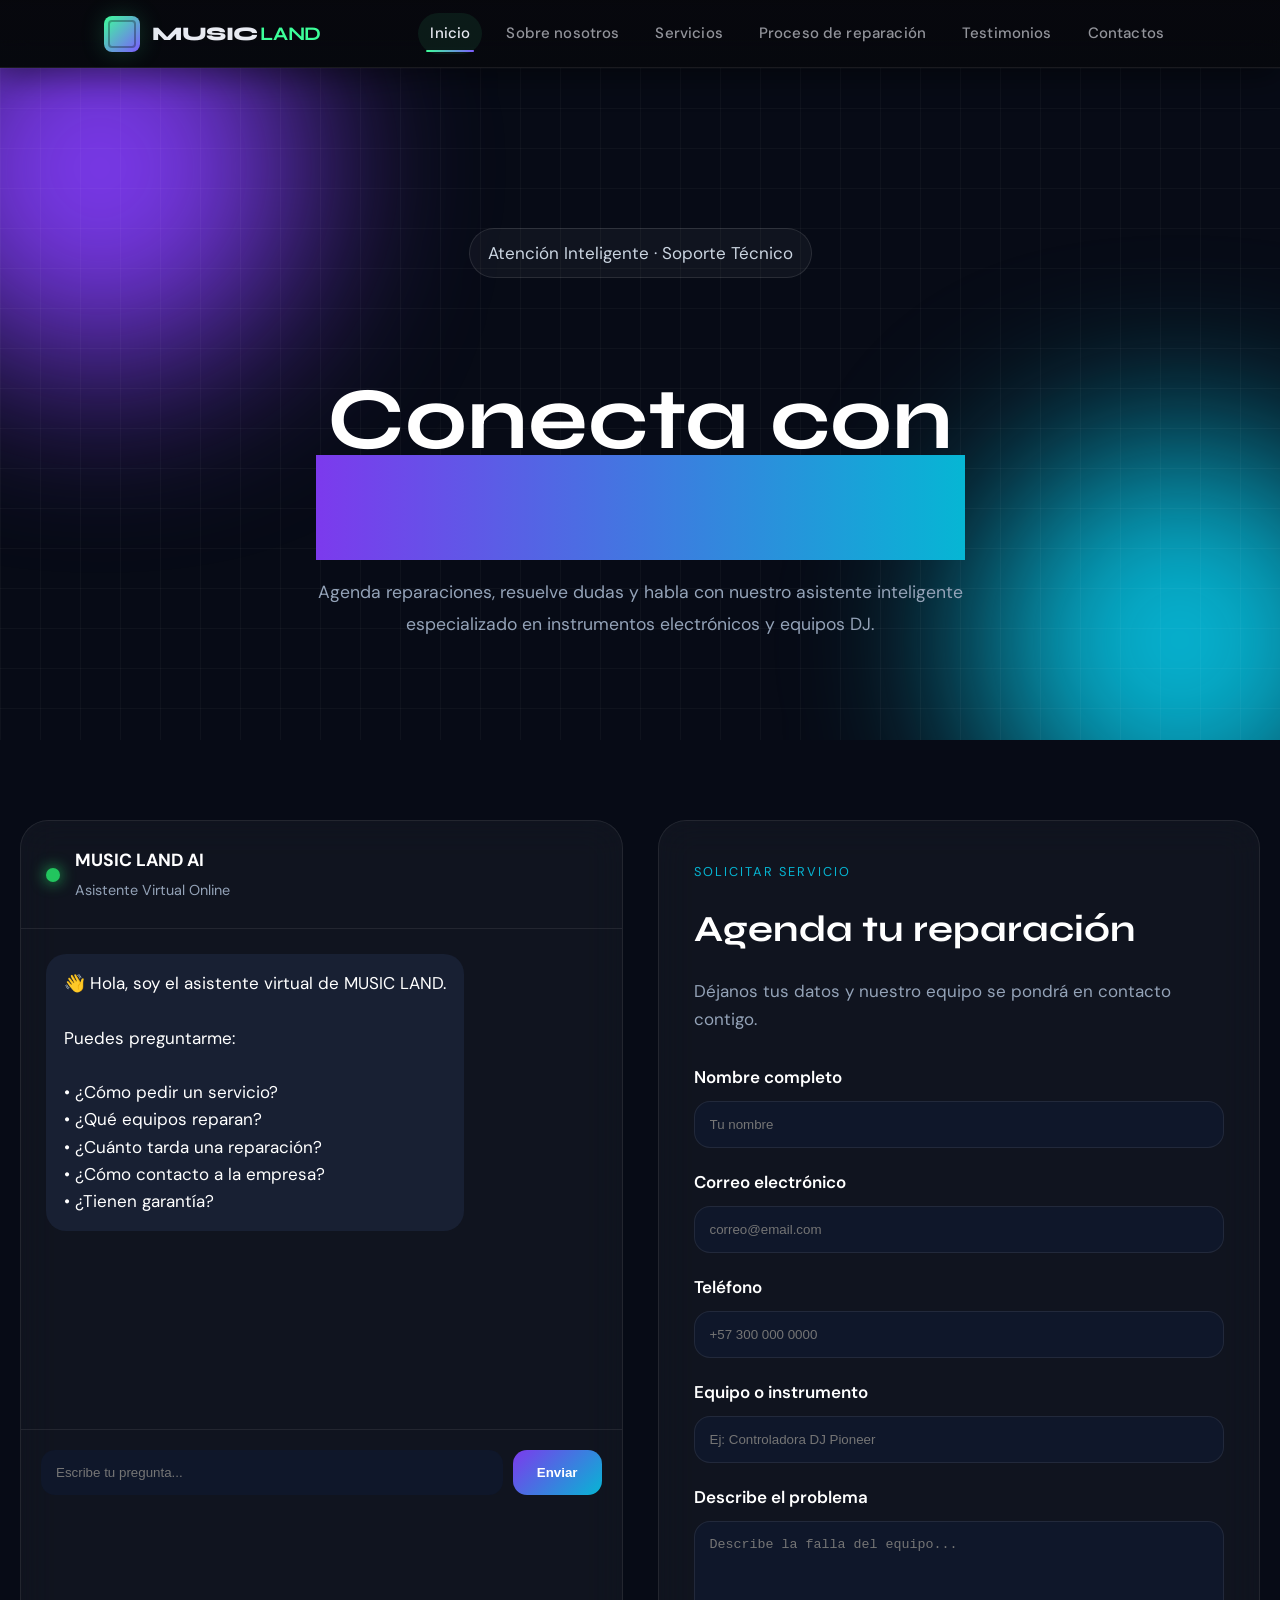
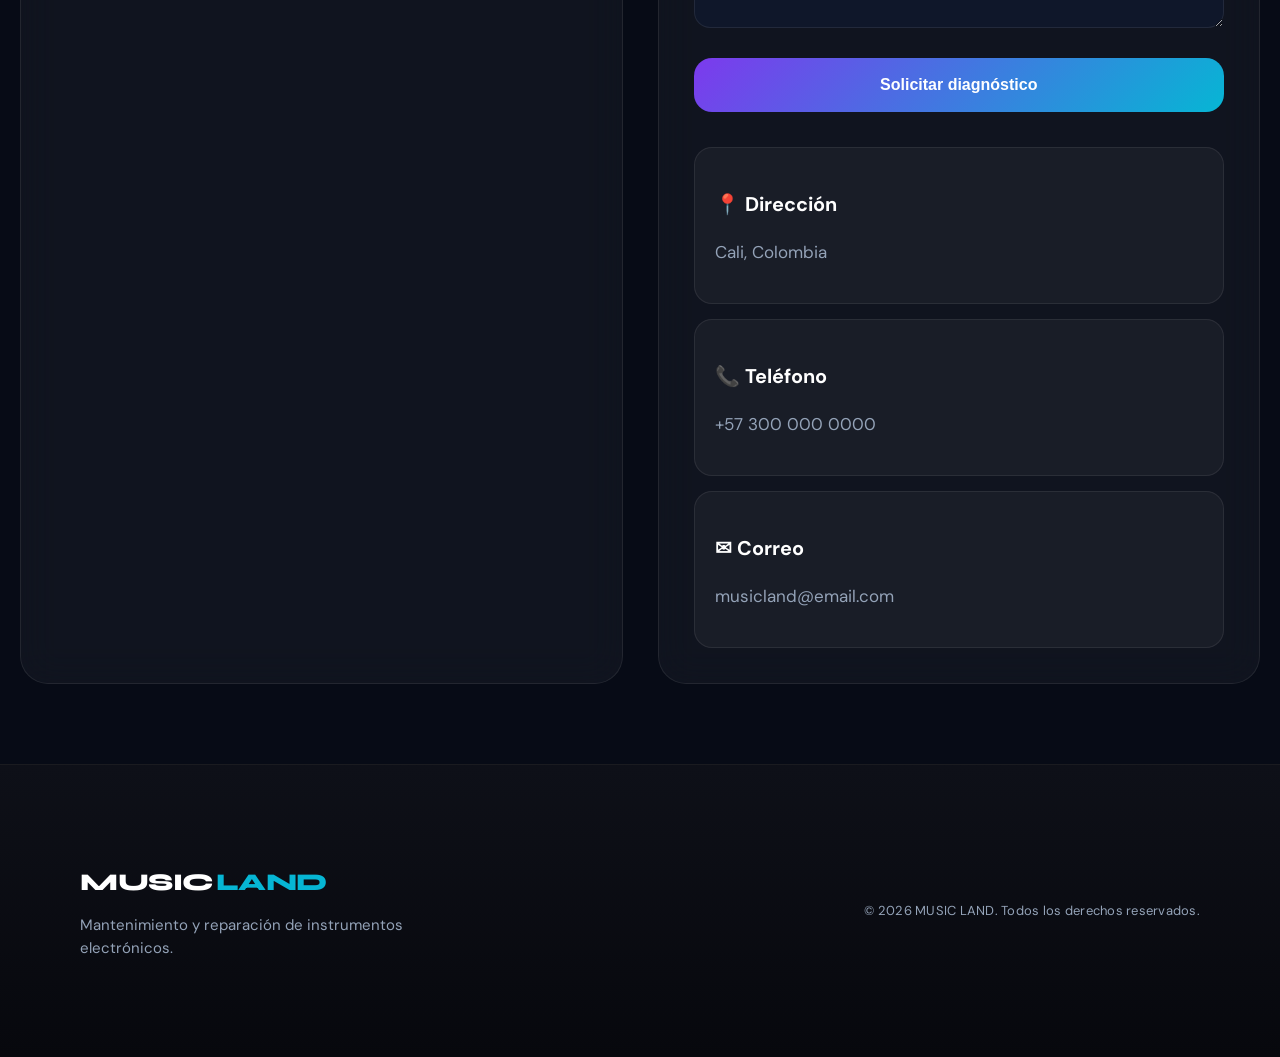
<file: nuevo proyecto/contacto.html>
<!DOCTYPE html>
<html lang="es">
<head>
  <meta charset="UTF-8" />
  <meta name="viewport" content="width=device-width, initial-scale=1.0" />
  <meta name="description" content="Contacto MUSIC LAND - Agenda tu reparación y habla con nuestro asistente inteligente." />
  <title>MUSIC LAND | Contacto</title>

  <link rel="preconnect" href="https://fonts.googleapis.com" />
  <link rel="preconnect" href="https://fonts.gstatic.com" crossorigin />

  <link href="https://fonts.googleapis.com/css2?family=DM+Sans:wght@400;500;700&family=Syne:wght@600;700;800&display=swap" rel="stylesheet" />

  <link rel="stylesheet" href="css/styles.css" />
  <link rel="stylesheet" href="css/contacto.css" />
</head>

<body class="page-contacto">

<header class="site-header">
  <div class="header-inner">

    <a class="logo" href="index.html">
      <span class="logo-mark"></span>
      <span class="logo-text">MUSIC<span class="logo-accent">LAND</span></span>
    </a>

           <nav class="nav" id="nav-primary" aria-label="Navegación principal">
        <ul class="nav-list">
          <li><a class="nav-link nav-link--active" href="index.html#inicio" data-nav>Inicio</a></li>
          <li><a class="nav-link" href="sobrenosotros.html" data-nav>Sobre nosotros</a></li>
          <li><a class="nav-link" href="servicios.html" data-nav>Servicios</a></li>
          <li><a class="nav-link" href="procesodereparacion.html" data-nav>Proceso de reparación</a></li>
          <li><a class="nav-link" href="index.html#testimonios" data-nav>Testimonios</a></li>
          <li><a class="nav-link" href="contacto.html" data-nav>Contactos</a></li>
        </ul>
      </nav>

  </div>
</header>

<main>

  <!-- HERO -->
  <section class="ct-hero">

    <div class="ct-hero__bg">
      <div class="ct-orb ct-orb--1"></div>
      <div class="ct-orb ct-orb--2"></div>
      <div class="ct-grid"></div>
    </div>

    <div class="ct-hero__inner">

      <span class="ct-tag">Atención Inteligente · Soporte Técnico</span>

      <h1 class="ct-title">
        Conecta con <span class="ct-gradient">MUSIC LAND</span>
      </h1>

      <p class="ct-lead">
        Agenda reparaciones, resuelve dudas y habla con nuestro asistente inteligente especializado en instrumentos electrónicos y equipos DJ.
      </p>

    </div>

  </section>

  <!-- CONTACT SECTION -->
  <section class="ct-section">

    <div class="ct-container">

      <!-- CHATBOT -->
      <div class="chat-card">

        <div class="chat-header">
          <div class="chat-status"></div>
          <div>
            <h2>MUSIC LAND AI</h2>
            <span>Asistente Virtual Online</span>
          </div>
        </div>

        <div class="chat-body" id="chatBody">

          <div class="message bot">
            👋 Hola, soy el asistente virtual de MUSIC LAND.<br><br>
            Puedes preguntarme:
            <br><br>
            • ¿Cómo pedir un servicio?<br>
            • ¿Qué equipos reparan?<br>
            • ¿Cuánto tarda una reparación?<br>
            • ¿Cómo contacto a la empresa?<br>
            • ¿Tienen garantía?
          </div>

        </div>

        <div class="chat-input-area">

          <input
            type="text"
            id="userInput"
            placeholder="Escribe tu pregunta..."
          />

          <button onclick="sendMessage()">Enviar</button>

        </div>

      </div>

      <!-- FORMULARIO -->
      <div class="contact-card">

        <div class="contact-card__top">
          <span class="contact-tag">Solicitar servicio</span>
          <h2>Agenda tu reparación</h2>
          <p>Déjanos tus datos y nuestro equipo se pondrá en contacto contigo.</p>
        </div>

        <form class="contact-form">

          <div class="form-group">
            <label>Nombre completo</label>
            <input type="text" placeholder="Tu nombre" required />
          </div>

          <div class="form-group">
            <label>Correo electrónico</label>
            <input type="email" placeholder="correo@email.com" required />
          </div>

          <div class="form-group">
            <label>Teléfono</label>
            <input type="tel" placeholder="+57 300 000 0000" required />
          </div>

          <div class="form-group">
            <label>Equipo o instrumento</label>
            <input type="text" placeholder="Ej: Controladora DJ Pioneer" />
          </div>

          <div class="form-group">
            <label>Describe el problema</label>
            <textarea rows="5" placeholder="Describe la falla del equipo..."></textarea>
          </div>

          <button type="submit" class="submit-btn">
            Solicitar diagnóstico
          </button>

        </form>

        <!-- INFO -->
        <div class="contact-info">

          <div class="info-box">
            <h3>📍 Dirección</h3>
            <p>Cali, Colombia</p>
          </div>

          <div class="info-box">
            <h3>📞 Teléfono</h3>
            <p>+57 300 000 0000</p>
          </div>

          <div class="info-box">
            <h3>✉ Correo</h3>
            <p>musicland@email.com</p>
          </div>

        </div>

      </div>

    </div>

  </section>

</main>

<footer class="site-footer">

  <div class="footer-inner">

    <div class="footer-brand">
      <a class="footer-logo" href="index.html">
        MUSIC<span>LAND</span>
      </a>

      <p class="footer-tagline">
        Mantenimiento y reparación de instrumentos electrónicos.
      </p>
    </div>

    <p class="footer-copy">
      © 2026 MUSIC LAND. Todos los derechos reservados.
    </p>

  </div>

</footer>

<script>

const responses = {

  "hola": "¡Hola! 👋 Bienvenido a MUSIC LAND. ¿Cómo puedo ayudarte?",

  "servicio": "Puedes solicitar un servicio llenando el formulario de esta página. Nuestro equipo te responderá rápidamente.",

  "reparan": "Reparamos controladoras DJ, guitarras eléctricas, sintetizadores, amplificadores, mixers y equipos de estudio.",

  "garantia": "Sí. Todas nuestras reparaciones incluyen garantía certificada.",

  "tiempo": "El tiempo depende del diagnóstico, pero normalmente toma entre 24 y 72 horas.",

  "contacto": "Puedes contactarnos mediante el formulario, teléfono o correo electrónico.",

  "precio": "El costo depende del daño y del equipo. Primero realizamos un diagnóstico técnico.",

  "default": "Entiendo 👍 Nuestro equipo técnico puede ayudarte con eso. También puedes llenar el formulario para recibir atención personalizada."

};

function sendMessage() {

  const input = document.getElementById("userInput");
  const chatBody = document.getElementById("chatBody");

  const userText = input.value.trim();

  if(userText === "") return;

  // USER MESSAGE
  const userMessage = document.createElement("div");
  userMessage.className = "message user";
  userMessage.innerHTML = userText;

  chatBody.appendChild(userMessage);

  let botReply = responses.default;

  const lowerText = userText.toLowerCase();

  for (const key in responses) {

    if(lowerText.includes(key)) {
      botReply = responses[key];
      break;
    }

  }

  setTimeout(() => {

    const botMessage = document.createElement("div");
    botMessage.className = "message bot";
    botMessage.innerHTML = botReply;

    chatBody.appendChild(botMessage);

    chatBody.scrollTop = chatBody.scrollHeight;

  }, 600);

  input.value = "";

}

</script>

</body>
</html>
</file>
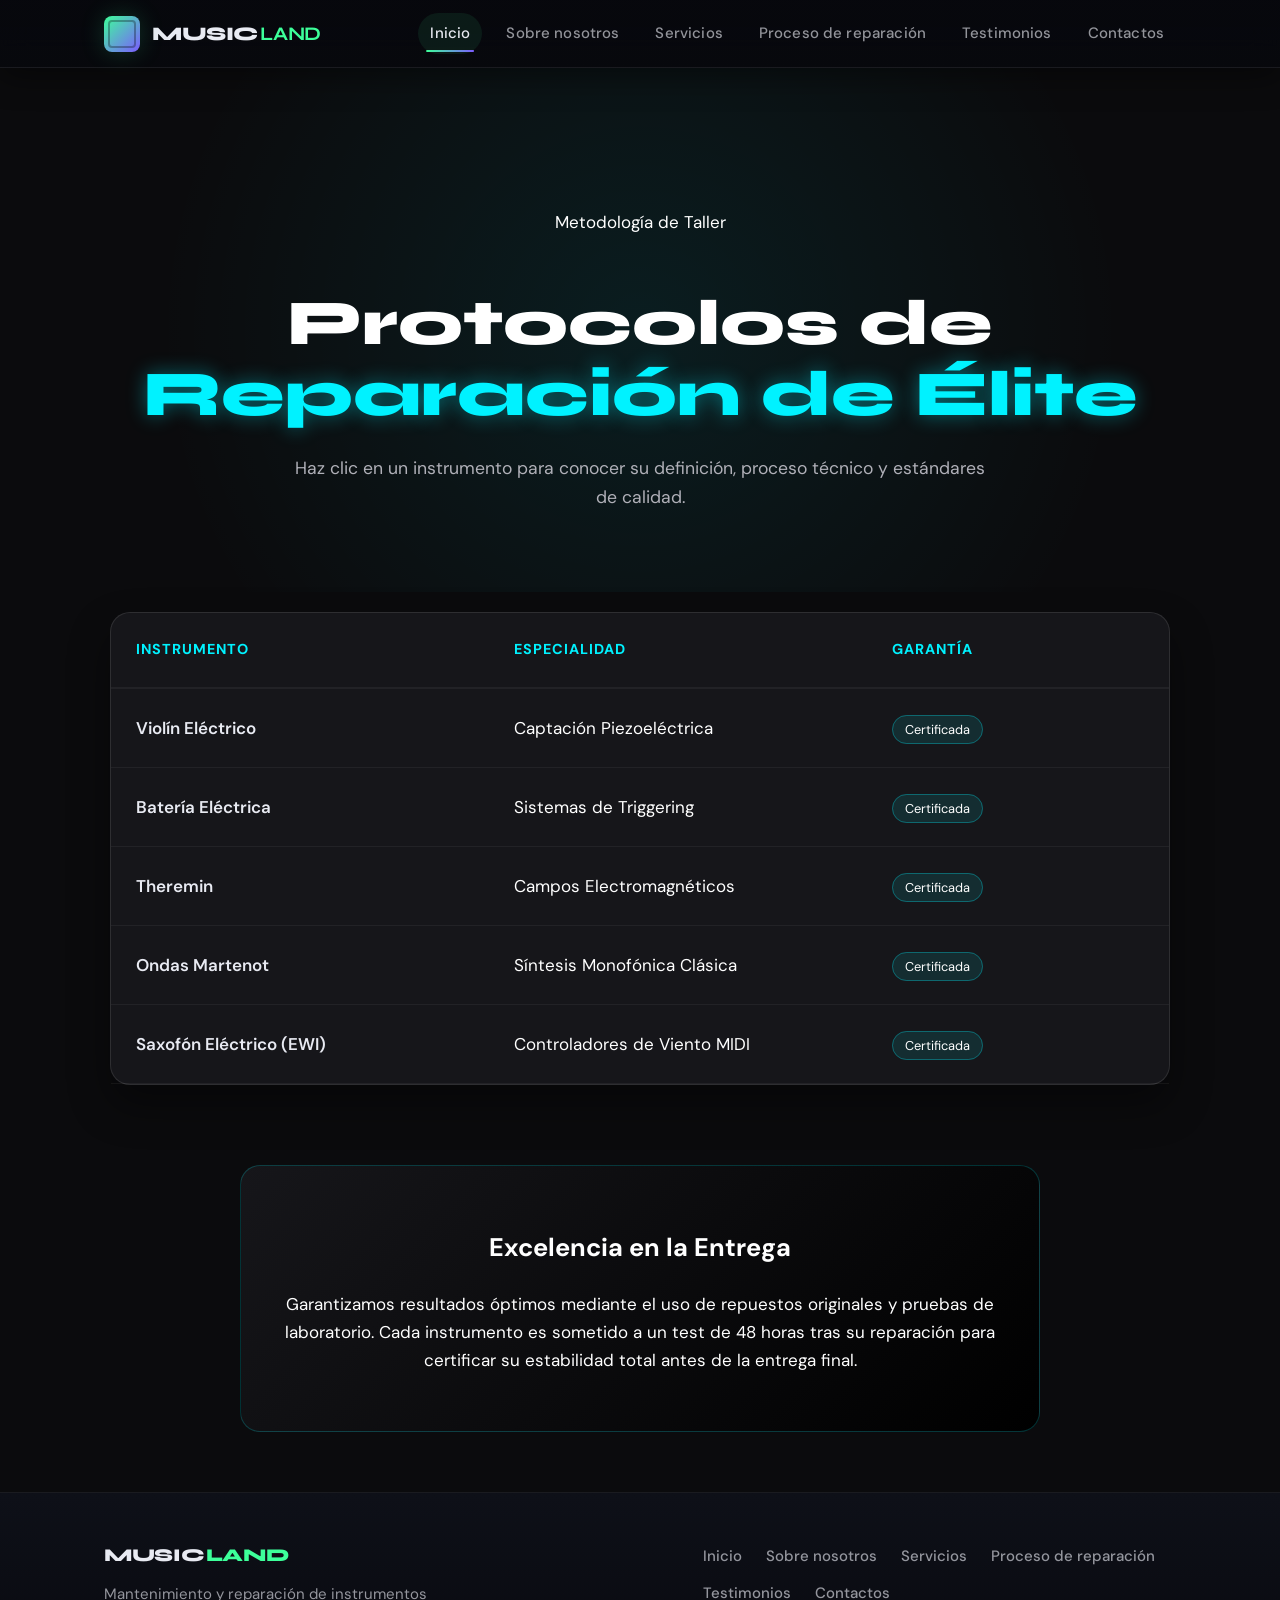
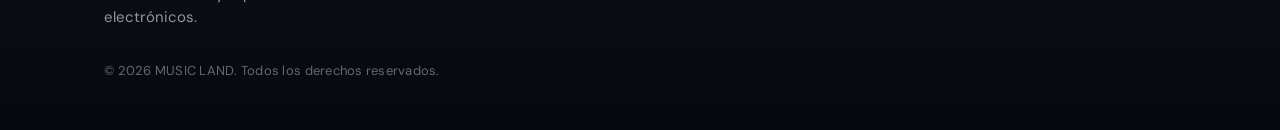
<file: nuevo proyecto/procesodereparacion.html>
<!DOCTYPE html>
<html lang="es">
<head>
  <meta charset="UTF-8" />
  <meta name="viewport" content="width=device-width, initial-scale=1.0" />
  <meta name="description" content="Proceso de reparación detallado en MUSIC LAND: excelencia técnica para tus instrumentos." />
  <title>MUSIC LAND | Proceso de Reparación</title>
  <link rel="preconnect" href="https://fonts.googleapis.com" />
  <link rel="preconnect" href="https://fonts.gstatic.com" crossorigin />
  <link href="https://fonts.googleapis.com/css2?family=DM+Sans:wght@400;500;700&family=Syne:wght@600;700;800&display=swap" rel="stylesheet" />
  <link rel="stylesheet" href="css/styles.css" />
  <link rel="stylesheet" href="css/procesodereparacion.css" />
</head>
<body class="page-proceso">
  <header class="site-header" id="top">
    <div class="header-inner">
      <a class="logo" href="index.html">
        <span class="logo-mark"></span>
        <span class="logo-text">MUSIC<span class="logo-accent">LAND</span></span>
      </a>
      <nav class="nav" id="nav-primary" aria-label="Navegación principal">
        <ul class="nav-list">
          <li><a class="nav-link nav-link--active" href="index.html#inicio" data-nav>Inicio</a></li>
          <li><a class="nav-link" href="sobrenosotros.html" data-nav>Sobre nosotros</a></li>
          <li><a class="nav-link" href="servicios.html" data-nav>Servicios</a></li>
          <li><a class="nav-link" href="procesodereparacion.html" data-nav>Proceso de reparación</a></li>
          <li><a class="nav-link" href="testimonios.html" data-nav>Testimonios</a></li>
          <li><a class="nav-link" href="contacto.html" data-nav>Contactos</a></li>
        </ul>
      </nav>
    </div>
  </header>

  <main>
    <section class="pr-hero">
      <div class="pr-hero__inner">
        <span class="pr-tag">Metodología de Taller</span>
        <h1 class="pr-title">Protocolos de <span class="pr-gradient">Reparación de Élite</span></h1>
        <p class="pr-lead">Haz clic en un instrumento para conocer su definición, proceso técnico y estándares de calidad.</p>
      </div>
    </section>

    <section class="pr-section">
      <div class="pr-table-container">
        <div class="pr-table">
          <div class="pr-table__header">
            <div class="pr-col">Instrumento</div>
            <div class="pr-col">Especialidad</div>
            <div class="pr-col">Garantía</div>
          </div>

          <div class="pr-row" onclick="toggleDetails('violin')">
            <div class="pr-row__main">
              <div class="pr-col"><strong>Violín Eléctrico</strong></div>
              <div class="pr-col">Captación Piezoeléctrica</div>
              <div class="pr-col"><span class="status-tag">Certificada</span></div>
            </div>
            <div class="pr-row__details" id="details-violin">
              <div class="details-content">
                <p class="inst-def"><strong>Definición:</strong> Instrumento de cuerda que utiliza una salida electrónica para amplificar su sonido mediante pastillas piezoeléctricas, eliminando la caja de resonancia acústica tradicional.</p>
                <h3>Proceso de Reparación</h3>
                <ul>
                  <li>Calibración del puente para asegurar contacto uniforme con los sensores.</li>
                  <li>Revisión del preamplificador interno y blindaje contra ruidos electromagnéticos.</li>
                  <li>Ajuste de la impedancia de salida para evitar distorsión en amplificadores.</li>
                </ul>
              </div>
            </div>
          </div>

          <div class="pr-row" onclick="toggleDetails('bateria')">
            <div class="pr-row__main">
              <div class="pr-col"><strong>Batería Eléctrica</strong></div>
              <div class="pr-col">Sistemas de Triggering</div>
              <div class="pr-col"><span class="status-tag">Certificada</span></div>
            </div>
            <div class="pr-row__details" id="details-bateria">
              <div class="details-content">
                <p class="inst-def"><strong>Definición:</strong> Conjunto de pads con sensores electrónicos que envían señales a un módulo (cerebro) para reproducir sonidos de percusión muestreados.</p>
                <h3>Proceso de Reparación</h3>
                <ul>
                  <li>Sustitución y ajuste de sensibilidad de los sensores (triggers) de malla y goma.</li>
                  <li>Reparación de puertos de entrada/salida en el módulo central.</li>
                  <li>Actualización de mapas de velocidad para una respuesta dinámica real.</li>
                </ul>
              </div>
            </div>
          </div>

          <div class="pr-row" onclick="toggleDetails('theremin')">
            <div class="pr-row__main">
              <div class="pr-col"><strong>Theremin</strong></div>
              <div class="pr-col">Campos Electromagnéticos</div>
              <div class="pr-col"><span class="status-tag">Certificada</span></div>
            </div>
            <div class="pr-row__details" id="details-theremin">
              <div class="details-content">
                <p class="inst-def"><strong>Definición:</strong> Uno de los primeros instrumentos electrónicos, controlado sin contacto físico mediante la proximidad de las manos a dos antenas que regulan tono y volumen.</p>
                <h3>Proceso de Reparación</h3>
                <ul>
                  <li>Calibración de osciladores de alta frecuencia (heterodinos).</li>
                  <li>Ajuste de la linealidad de las antenas para una respuesta de tono precisa.</li>
                  <li>Revisión de componentes de vacío o circuitos analógicos de estado sólido.</li>
                </ul>
              </div>
            </div>
          </div>

          <div class="pr-row" onclick="toggleDetails('ondas')">
            <div class="pr-row__main">
              <div class="pr-col"><strong>Ondas Martenot</strong></div>
              <div class="pr-col">Síntesis Monofónica Clásica</div>
              <div class="pr-col"><span class="status-tag">Certificada</span></div>
            </div>
            <div class="pr-row__details" id="details-ondas">
              <div class="details-content">
                <p class="inst-def"><strong>Definición:</strong> Instrumento electrónico monofónico que utiliza un anillo deslizante y un teclado para generar sonidos etéreos, muy utilizado en música de vanguardia y cine.</p>
                <h3>Proceso de Reparación</h3>
                <ul>
                  <li>Mantenimiento del hilo conductor y el mecanismo del anillo deslizante (ruban).</li>
                  <li>Restauración de la "touche d'intensité" para el control dinámico sensible.</li>
                  <li>Alineación de filtros y difusores (altavoces especiales como la palme).</li>
                </ul>
              </div>
            </div>
          </div>

          <div class="pr-row" onclick="toggleDetails('saxo')">
            <div class="pr-row__main">
              <div class="pr-col"><strong>Saxofón Eléctrico (EWI)</strong></div>
              <div class="pr-col">Controladores de Viento MIDI</div>
              <div class="pr-col"><span class="status-tag">Certificada</span></div>
            </div>
            <div class="pr-row__details" id="details-saxo">
              <div class="details-content">
                <p class="inst-def"><strong>Definición:</strong> Instrumento de viento electrónico que traduce el flujo de aire y el digitado en datos MIDI o sonidos sintetizados internamente.</p>
                <h3>Proceso de Reparación</h3>
                <ul>
                  <li>Limpieza y recalibración del sensor de presión de aire (breath sensor).</li>
                  <li>Reparación de llaves táctiles capacitivas para evitar falsos disparos.</li>
                  <li>Mantenimiento del puerto de drenaje de humedad para proteger la electrónica interna.</li>
                </ul>
              </div>
            </div>
          </div>

        </div>
      </div>
    </section>

    <section class="pr-guarantee">
      <div class="pr-card-guarantee">
        <h2>Excelencia en la Entrega</h2>
        <p>Garantizamos resultados óptimos mediante el uso de repuestos originales y pruebas de laboratorio. Cada instrumento es sometido a un test de 48 horas tras su reparación para certificar su estabilidad total antes de la entrega final.</p>
      </div>
    </section>
  </main>
    <footer class="site-footer" id="pie">
    <div class="footer-inner">
      <div class="footer-brand">
        <a class="footer-logo" href="index.html#inicio">MUSIC<span>LAND</span></a>
        <p class="footer-tagline">Mantenimiento y reparación de instrumentos electrónicos.</p>
      </div>
      <nav class="footer-nav" aria-label="Pie de página">
        <ul class="footer-links">
          <li><a href="index.html#inicio">Inicio</a></li>
          <li><a href="sobrenosotros.html">Sobre nosotros</a></li>
          <li><a href="servicios.html">Servicios</a></li>
          <li><a href="index.html#proceso">Proceso de reparación</a></li>
          <li><a href="index.html#testimonios">Testimonios</a></li>
          <li><a href="contacto.html">Contactos</a></li>
        </ul>
      </nav>
      <p class="footer-copy">© 2026 MUSIC LAND. Todos los derechos reservados.</p>
    </div>
  </footer>

  <script>
    function toggleDetails(id) {
      const details = document.getElementById('details-' + id);
      const row = details.parentElement;
      const isOpen = details.classList.contains('is-active');

      document.querySelectorAll('.pr-row__details').forEach(d => d.classList.remove('is-active'));
      document.querySelectorAll('.pr-row').forEach(r => r.classList.remove('is-open'));

      if (!isOpen) {
        details.classList.add('is-active');
        row.classList.add('is-open');
      }
    }
  </script>
</body>
</html>
</file>
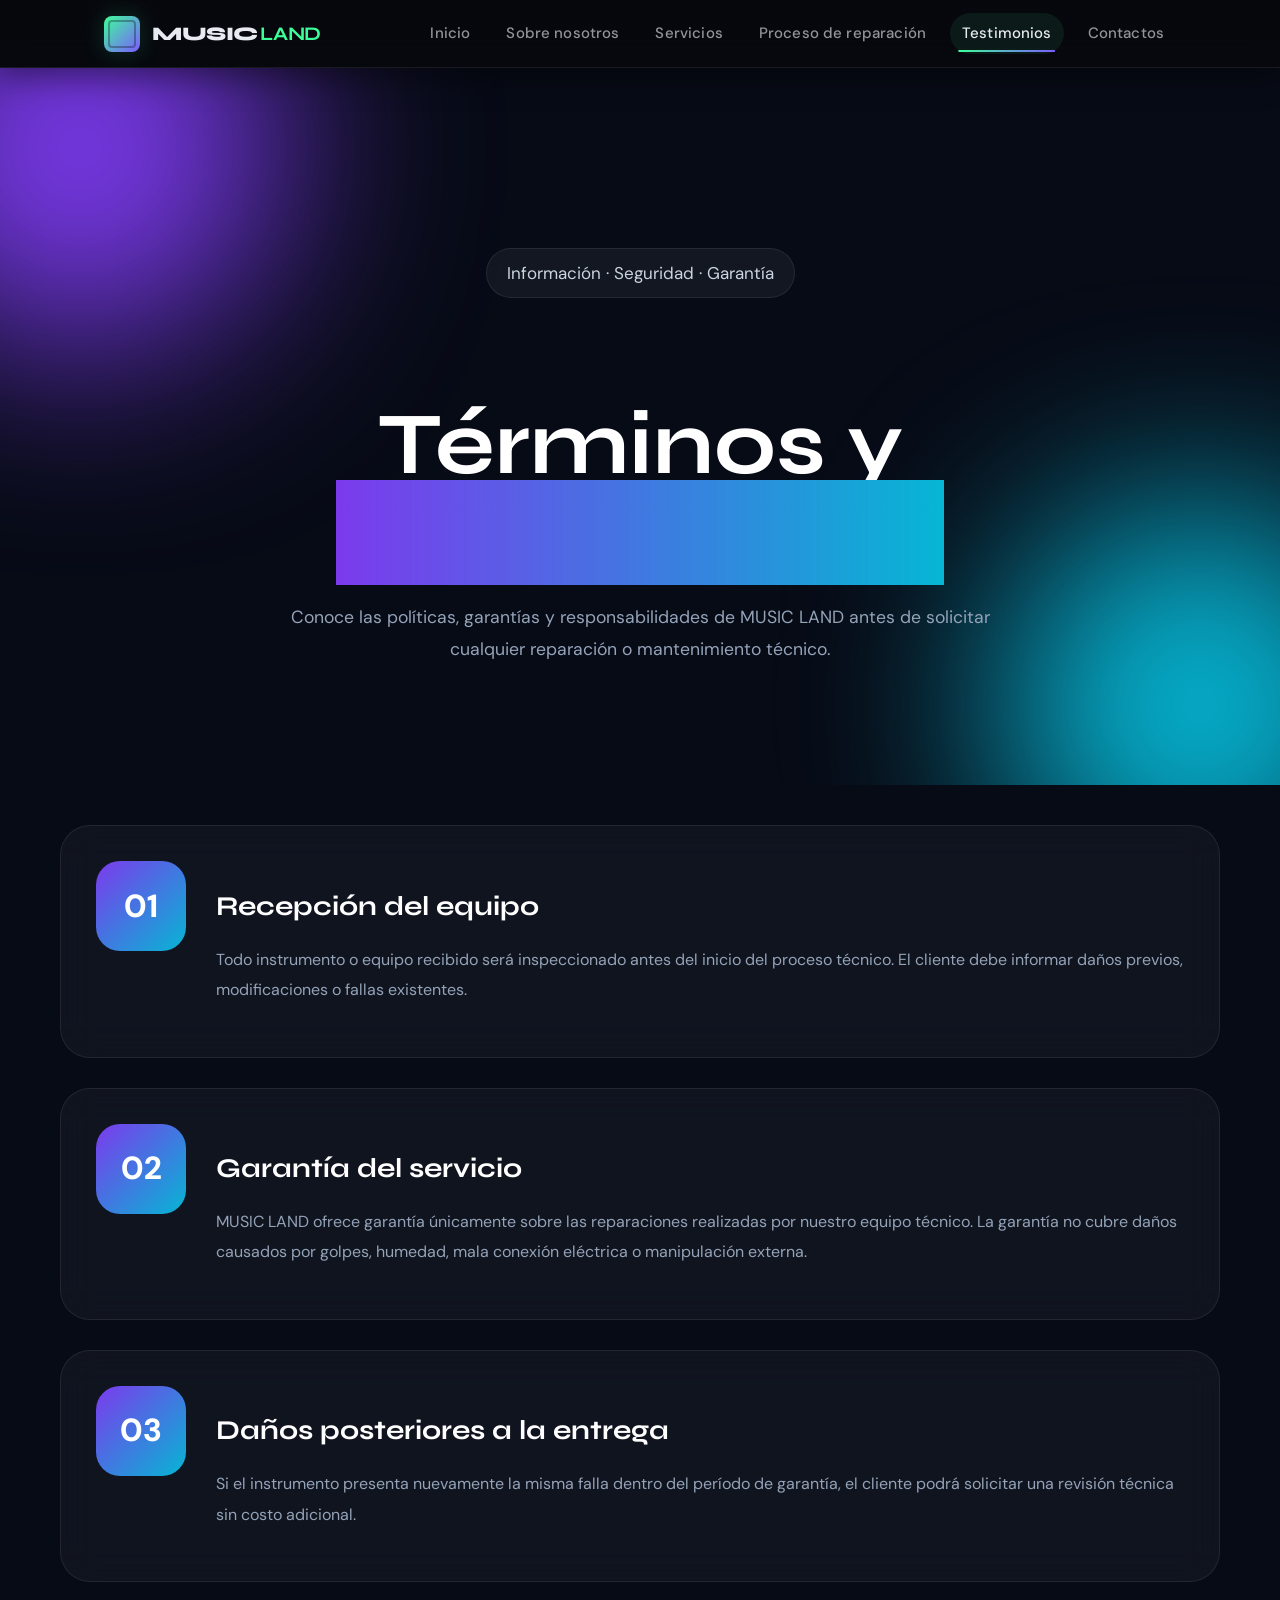
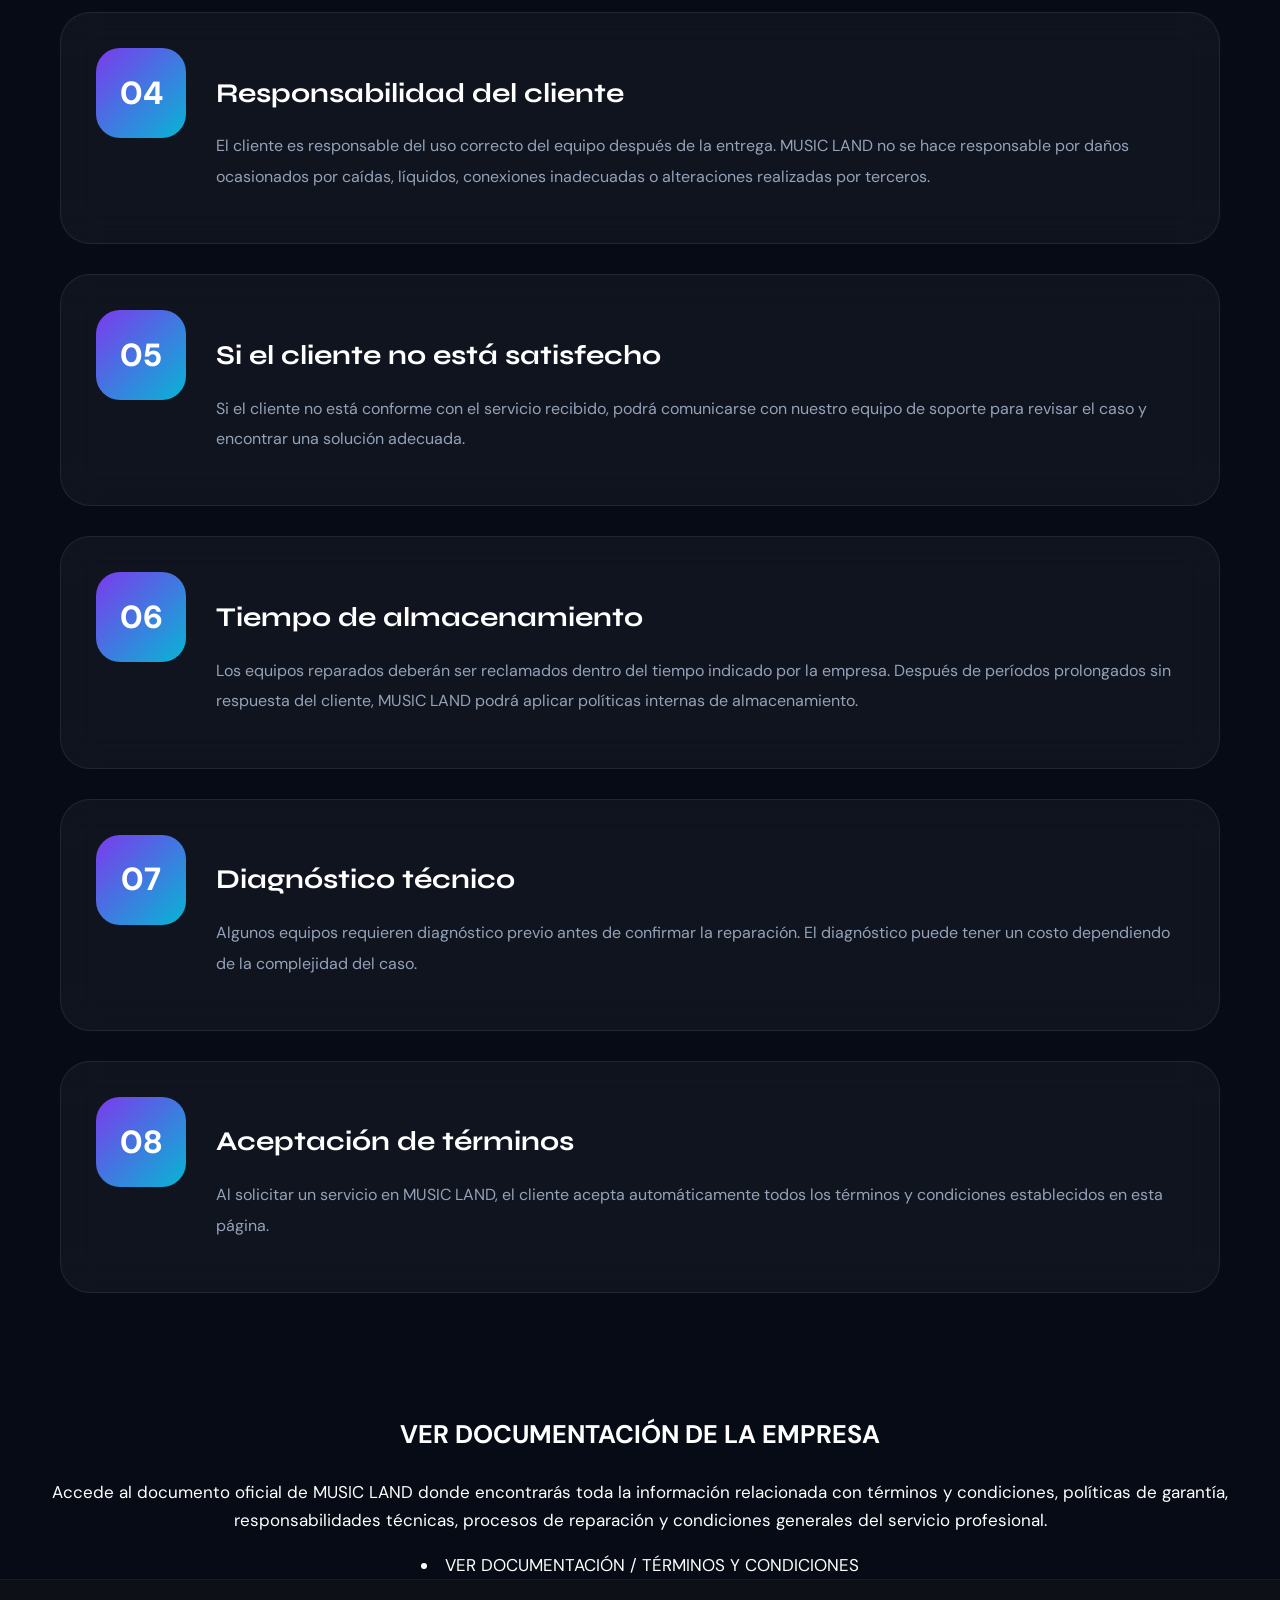
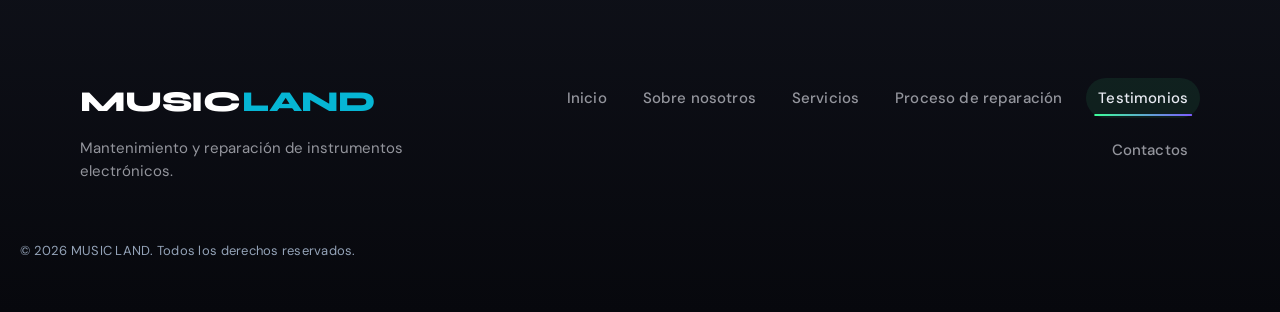
<file: nuevo proyecto/terminos.html>
<!DOCTYPE html>
<html lang="es">

<head>

  <meta charset="UTF-8" />
  <meta name="viewport" content="width=device-width, initial-scale=1.0" />

  <title>MUSIC LAND | Términos y Condiciones</title>

  <link rel="preconnect" href="https://fonts.googleapis.com">
  <link rel="preconnect" href="https://fonts.gstatic.com" crossorigin>

  <link href="https://fonts.googleapis.com/css2?family=DM+Sans:wght@400;500;700&family=Syne:wght@600;700;800&display=swap" rel="stylesheet">

  <link rel="stylesheet" href="css/styles.css">
  <link rel="stylesheet" href="css/terminos.css">

</head>

<body class="page-terminos">



  <!-- HEADER -->
  <header class="site-header">

    <div class="header-inner">

      <a class="logo" href="/index.html">

        <span class="logo-mark"></span>

        <span class="logo-text">
          MUSIC<span class="logo-accent">LAND</span>
        </span>

      </a>
      <nav class="nav">
        <ul class="nav-list">
          <li><a class="nav-link" href="index.html">Inicio</a></li>
          <li><a class="nav-link" href="sobrenosotros.html">Sobre nosotros</a></li>
          <li><a class="nav-link" href="servicios.html">Servicios</a></li>
          <li><a class="nav-link" href="procesodereparacion.html">Proceso de reparación</a></li>
          <li><a class="nav-link nav-link--active" href="testimonios.html">Testimonios</a></li>
          <li><a class="nav-link" href="index.html#contactos">Contactos</a></li>
        </ul>
      </nav>
    </div>
  </header>

  <!-- HERO -->
  <section class="terms-hero">

    <div class="terms-hero__bg">

      <div class="orb orb-1"></div>
      <div class="orb orb-2"></div>

    </div>

    <div class="terms-hero__content">

      <span class="terms-tag">
        Información · Seguridad · Garantía
      </span>

      <h1>
        Términos y <span>Condiciones</span>
      </h1>

      <p>
        Conoce las políticas, garantías y responsabilidades de MUSIC LAND antes de solicitar cualquier reparación o mantenimiento técnico.
      </p>

    </div>

  </section>

  <!-- CONTENIDO -->
  <main class="terms-container">

    <!-- BLOQUE -->
    <section class="term-card">

      <div class="term-number">01</div>

      <div class="term-content">

        <h2>Recepción del equipo</h2>

        <p>
          Todo instrumento o equipo recibido será inspeccionado antes del inicio del proceso técnico. El cliente debe informar daños previos, modificaciones o fallas existentes.
        </p>

      </div>

    </section>

    <!-- BLOQUE -->
    <section class="term-card">

      <div class="term-number">02</div>

      <div class="term-content">

        <h2>Garantía del servicio</h2>

        <p>
          MUSIC LAND ofrece garantía únicamente sobre las reparaciones realizadas por nuestro equipo técnico. La garantía no cubre daños causados por golpes, humedad, mala conexión eléctrica o manipulación externa.
        </p>

      </div>

    </section>

    <!-- BLOQUE -->
    <section class="term-card">

      <div class="term-number">03</div>

      <div class="term-content">

        <h2>Daños posteriores a la entrega</h2>

        <p>
          Si el instrumento presenta nuevamente la misma falla dentro del período de garantía, el cliente podrá solicitar una revisión técnica sin costo adicional.
        </p>

      </div>

    </section>

    <!-- BLOQUE -->
    <section class="term-card">

      <div class="term-number">04</div>

      <div class="term-content">

        <h2>Responsabilidad del cliente</h2>

        <p>
          El cliente es responsable del uso correcto del equipo después de la entrega. MUSIC LAND no se hace responsable por daños ocasionados por caídas, líquidos, conexiones inadecuadas o alteraciones realizadas por terceros.
        </p>

      </div>

    </section>

    <!-- BLOQUE -->
    <section class="term-card">

      <div class="term-number">05</div>

      <div class="term-content">

        <h2>Si el cliente no está satisfecho</h2>

        <p>
          Si el cliente no está conforme con el servicio recibido, podrá comunicarse con nuestro equipo de soporte para revisar el caso y encontrar una solución adecuada.
        </p>

      </div>

    </section>

    <!-- BLOQUE -->
    <section class="term-card">

      <div class="term-number">06</div>

      <div class="term-content">

        <h2>Tiempo de almacenamiento</h2>

        <p>
          Los equipos reparados deberán ser reclamados dentro del tiempo indicado por la empresa. Después de períodos prolongados sin respuesta del cliente, MUSIC LAND podrá aplicar políticas internas de almacenamiento.
        </p>

      </div>

    </section>

    <!-- BLOQUE -->
    <section class="term-card">

      <div class="term-number">07</div>

      <div class="term-content">

        <h2>Diagnóstico técnico</h2>

        <p>
          Algunos equipos requieren diagnóstico previo antes de confirmar la reparación. El diagnóstico puede tener un costo dependiendo de la complejidad del caso.
        </p>

      </div>

    </section>

    <!-- BLOQUE -->
    <section class="term-card">

      <div class="term-number">08</div>

      <div class="term-content">

        <h2>Aceptación de términos</h2>

        <p>
          Al solicitar un servicio en MUSIC LAND, el cliente acepta automáticamente todos los términos y condiciones establecidos en esta página.
        </p>

      </div>

    </section>

  </main>

  <!-- =========================================
     DOCUMENTACIÓN OFICIAL · MUSIC LAND
========================================= -->

<section class="ml-document-section">

  <!-- EFECTOS -->
  <div class="ml-document-blur ml-document-blur--one"></div>
  <div class="ml-document-blur ml-document-blur--two"></div>



      <h2 style="text-align: center;">

        VER DOCUMENTACIÓN DE LA EMPRESA 

      </h2>

      <p style="text-align: center;">

        Accede al documento oficial de MUSIC LAND donde encontrarás toda la información relacionada con términos y condiciones, políticas de garantía, responsabilidades técnicas, procesos de reparación y condiciones generales del servicio profesional.

      </p>
<li style="text-align: center;">
<a
  href="docs/TÉRMINOS Y CONDICIONES GENERALES DE SERVICIO.docx"
  target="_blank"
  class="ml-document-btn"
>

VER DOCUMENTACIÓN / TÉRMINOS Y CONDICIONES

</a>
</li>
    </div>

  </div>

</section>


 <footer class="site-footer" id="pie">
    <div class="footer-inner">
      <div class="footer-brand">
        <a class="footer-logo" href="index.html#inicio">MUSIC<span>LAND</span></a>
        <p class="footer-tagline">Mantenimiento y reparación de instrumentos electrónicos.</p>
      </div>
      <nav class="nav">
        <ul class="nav-list">
          <li><a class="nav-link" href="index.html">Inicio</a></li>
          <li><a class="nav-link" href="sobrenosotros.html">Sobre nosotros</a></li>
          <li><a class="nav-link" href="servicios.html">Servicios</a></li>
          <li><a class="nav-link" href="procesodereparacion.html">Proceso de reparación</a></li>
          <li><a class="nav-link nav-link--active" href="testimonios.html">Testimonios</a></li>
          <li><a class="nav-link" href="index.html#contactos">Contactos</a></li>
          
        </ul>
      </nav>
    </div>
  </header>
      <p class="footer-copy">© 2026 MUSIC LAND. Todos los derechos reservados.</p>
    </div>
  </footer>
  

</body>

</html>
</file>
<file: nuevo proyecto/css/styles.css>
/* ============================================
   MUSIC LAND — Diseño global + Home / Menú
   Mantenimiento y reparación de instrumentos electrónicos
   ============================================ */

:root {
  /* Paleta: estudio nocturno + acento eléctrico */
  --color-bg-deep: #07080d;
  --color-bg-raised: #0e1018;
  --color-surface: rgba(20, 24, 36, 0.72);
  --color-border: rgba(255, 255, 255, 0.08);
  --color-text: #e8eaf2;
  --color-text-muted: rgba(232, 234, 242, 0.62);
  --color-accent: #3dff9a;
  --color-accent-dim: rgba(61, 255, 154, 0.18);
  --color-accent-hot: #7c5cff;
  --color-accent-hot-dim: rgba(124, 92, 255, 0.22);

  /* Tipografía */
  --font-display: "Syne", system-ui, sans-serif;
  --font-body: "DM Sans", system-ui, sans-serif;
  --text-xs: clamp(0.75rem, 0.7rem + 0.2vw, 0.8125rem);
  --text-sm: clamp(0.875rem, 0.82rem + 0.25vw, 0.9375rem);
  --text-base: clamp(1rem, 0.92rem + 0.35vw, 1.0625rem);
  --text-lg: clamp(1.125rem, 1rem + 0.5vw, 1.25rem);
  --text-hero: clamp(2.25rem, 1.4rem + 3.5vw, 3.75rem);
  --leading-tight: 1.1;
  --leading-body: 1.65;

  /* Espaciado y layout */
  --space-xs: 0.5rem;
  --space-sm: 0.75rem;
  --space-md: 1rem;
  --space-lg: 1.5rem;
  --space-xl: 2rem;
  --space-2xl: 3rem;
  --page-pad: clamp(1.25rem, 4vw, 2.5rem);
  --header-h: 4.25rem;
  --radius-sm: 0.5rem;
  --radius-md: 0.875rem;
  --radius-pill: 999px;
  --shadow-header: 0 8px 32px rgba(0, 0, 0, 0.45);
  --transition-fast: 0.2s ease;
  --transition-med: 0.35s cubic-bezier(0.22, 1, 0.36, 1);
  --max-content: 72rem;
}

*,
*::before,
*::after {
  box-sizing: border-box;
}

html {
  scroll-behavior: smooth;
}

body {
  margin: 0;
  min-height: 100vh;
  font-family: var(--font-body);
  font-size: var(--text-base);
  line-height: var(--leading-body);
  color: var(--color-text);
  background-color: var(--color-bg-deep);
  -webkit-font-smoothing: antialiased;
}

img {
  max-width: 100%;
  height: auto;
}

a {
  color: inherit;
  text-decoration: none;
}

strong {
  font-weight: 600;
  color: var(--color-text);
}

/* Accesibilidad */
.skip-link {
  position: absolute;
  left: -9999px;
  top: 0;
  z-index: 100;
  padding: var(--space-sm) var(--space-md);
  background: var(--color-accent);
  color: var(--color-bg-deep);
  font-weight: 600;
}
.skip-link:focus {
  left: var(--page-pad);
  top: var(--space-sm);
}

.visually-hidden {
  position: absolute;
  width: 1px;
  height: 1px;
  padding: 0;
  margin: -1px;
  overflow: hidden;
  clip: rect(0, 0, 0, 0);
  white-space: nowrap;
  border: 0;
}

/* ========== Cabecera + Navegación ========== */
.site-header {
  position: sticky;
  top: 0;
  z-index: 50;
  height: var(--header-h);
  border-bottom: 1px solid var(--color-border);
  background: linear-gradient(
    180deg,
    rgba(7, 8, 13, 0.96) 0%,
    rgba(7, 8, 13, 0.88) 100%
  );
  backdrop-filter: blur(16px);
  -webkit-backdrop-filter: blur(16px);
  box-shadow: var(--shadow-header);
}

.header-inner {
  display: flex;
  align-items: center;
  justify-content: space-between;
  gap: var(--space-lg);
  max-width: var(--max-content);
  margin: 0 auto;
  padding: 0 var(--page-pad);
  height: 100%;
}

.logo {
  display: inline-flex;
  align-items: center;
  gap: var(--space-sm);
  font-family: var(--font-display);
  font-weight: 800;
  font-size: clamp(1.05rem, 0.95rem + 0.4vw, 1.2rem);
  letter-spacing: -0.02em;
  color: var(--color-text);
  flex-shrink: 0;
  z-index: 2;
}

.logo-mark {
  width: 2.25rem;
  height: 2.25rem;
  border-radius: var(--radius-sm);
  background: linear-gradient(
    135deg,
    var(--color-accent) 0%,
    var(--color-accent-hot) 100%
  );
  position: relative;
  box-shadow: 0 0 24px var(--color-accent-dim);
}
.logo-mark::after {
  content: "";
  position: absolute;
  inset: 4px;
  border-radius: 4px;
  border: 2px solid rgba(7, 8, 13, 0.35);
  opacity: 0.9;
}

.logo-text {
  display: flex;
  align-items: baseline;
  gap: 0.12em;
}
.logo-accent {
  color: var(--color-accent);
  font-weight: 700;
}

.nav-toggle {
  display: none;
  flex-direction: column;
  justify-content: center;
  gap: 6px;
  width: 2.75rem;
  height: 2.75rem;
  padding: 0;
  border: 1px solid var(--color-border);
  border-radius: var(--radius-sm);
  background: var(--color-surface);
  cursor: pointer;
  z-index: 2;
}
.nav-toggle-bar {
  display: block;
  width: 1.25rem;
  height: 2px;
  margin: 0 auto;
  background: var(--color-text);
  border-radius: 1px;
  transition: transform var(--transition-fast), opacity var(--transition-fast);
}
.site-header.nav-open .nav-toggle-bar:nth-child(1) {
  transform: translateY(8px) rotate(45deg);
}
.site-header.nav-open .nav-toggle-bar:nth-child(2) {
  opacity: 0;
}
.site-header.nav-open .nav-toggle-bar:nth-child(3) {
  transform: translateY(-8px) rotate(-45deg);
}

.nav {
  flex: 1;
  display: flex;
  justify-content: flex-end;
}

.nav-list {
  display: flex;
  flex-wrap: wrap;
  align-items: center;
  justify-content: flex-end;
  gap: clamp(0.25rem, 1.5vw, 0.75rem);
  list-style: none;
  margin: 0;
  padding: 0;
}

.nav-link {
  position: relative;
  display: inline-block;
  padding: var(--space-xs) var(--space-sm);
  font-size: var(--text-sm);
  font-weight: 500;
  letter-spacing: 0.01em;
  color: var(--color-text-muted);
  border-radius: var(--radius-pill);
  transition: color var(--transition-fast), background var(--transition-fast);
}
.nav-link::after {
  content: "";
  position: absolute;
  left: 50%;
  bottom: 2px;
  width: 0;
  height: 2px;
  border-radius: 1px;
  background: linear-gradient(90deg, var(--color-accent), var(--color-accent-hot));
  transform: translateX(-50%);
  transition: width var(--transition-med);
}
.nav-link:hover,
.nav-link:focus-visible {
  color: var(--color-text);
  outline: none;
}
.nav-link:hover::after,
.nav-link:focus-visible::after {
  width: calc(100% - 1rem);
}
.nav-link--active {
  color: var(--color-text);
  background: rgba(61, 255, 154, 0.08);
}
.nav-link--active::after {
  width: calc(100% - 1rem);
}

/* ========== Home — Hero ========== */
.hero {
  position: relative;
  min-height: calc(100vh - var(--header-h));
  display: flex;
  align-items: center;
  padding: var(--space-2xl) var(--page-pad) calc(var(--space-2xl) + 1rem);
  overflow: hidden;
}

.hero-bg {
  position: absolute;
  inset: 0;
  pointer-events: none;
}

.hero-orb {
  position: absolute;
  border-radius: 50%;
  filter: blur(80px);
  opacity: 0.55;
  animation: orb-float 18s ease-in-out infinite;
}
.hero-orb--a {
  width: min(55vw, 28rem);
  height: min(55vw, 28rem);
  top: -10%;
  right: -5%;
  background: radial-gradient(
    circle at 30% 30%,
    var(--color-accent-hot-dim),
    transparent 70%
  );
  animation-delay: -4s;
}
.hero-orb--b {
  width: min(45vw, 22rem);
  height: min(45vw, 22rem);
  bottom: -15%;
  left: -8%;
  background: radial-gradient(
    circle at 60% 40%,
    var(--color-accent-dim),
    transparent 72%
  );
  animation-delay: -9s;
}

@keyframes orb-float {
  0%,
  100% {
    transform: translate(0, 0) scale(1);
  }
  33% {
    transform: translate(3%, -4%) scale(1.05);
  }
  66% {
    transform: translate(-2%, 3%) scale(0.98);
  }
}

.hero-grid {
  position: absolute;
  inset: 0;
  background-image:
    linear-gradient(rgba(255, 255, 255, 0.03) 1px, transparent 1px),
    linear-gradient(90deg, rgba(255, 255, 255, 0.03) 1px, transparent 1px);
  background-size: 48px 48px;
  mask-image: radial-gradient(ellipse 80% 70% at 50% 40%, black 20%, transparent 70%);
  -webkit-mask-image: radial-gradient(
    ellipse 80% 70% at 50% 40%,
    black 20%,
    transparent 70%
  );
}

.hero-noise {
  position: absolute;
  inset: 0;
  opacity: 0.04;
  background-image: url("data:image/svg+xml,%3Csvg viewBox='0 0 256 256' xmlns='http://www.w3.org/2000/svg'%3E%3Cfilter id='n'%3E%3CfeTurbulence type='fractalNoise' baseFrequency='0.85' numOctaves='4' stitchTiles='stitch'/%3E%3C/filter%3E%3Crect width='100%25' height='100%25' filter='url(%23n)'/%3E%3C/svg%3E");
}

.hero-layout {
  position: relative;
  z-index: 1;
  width: 100%;
  max-width: var(--max-content);
  margin: 0 auto;
  padding: 0;
  display: grid;
  gap: var(--space-2xl);
  align-items: center;
}

@media (min-width: 960px) {
  .hero-layout {
    grid-template-columns: minmax(0, 1.05fr) minmax(240px, 0.85fr);
    gap: clamp(1.25rem, 3vw, 2.75rem);
  }
}

.hero-inner {
  position: relative;
  min-width: 0;
  max-width: 42rem;
}

/* Bloque visual derecho — carrusel de imágenes (mantenimiento y reparación) */
.hero-visual {
  position: relative;
  justify-self: center;
  width: 100%;
  max-width: min(100%, 26rem);
}

@media (min-width: 960px) {
  .hero-visual {
    justify-self: end;
    max-width: none;
  }
}

.hero-visual-card {
  position: relative;
  padding: var(--space-md);
  border-radius: var(--radius-md);
  background: linear-gradient(
    145deg,
    rgba(20, 24, 36, 0.75) 0%,
    rgba(7, 8, 13, 0.5) 100%
  );
  border: 1px solid var(--color-border);
  box-shadow:
    0 24px 64px rgba(0, 0, 0, 0.45),
    0 0 0 1px rgba(61, 255, 154, 0.06) inset;
  overflow: hidden;
}

.hero-visual-glow {
  position: absolute;
  width: 140%;
  height: 60%;
  top: -20%;
  left: -20%;
  background: radial-gradient(
    ellipse at 70% 30%,
    rgba(124, 92, 255, 0.25) 0%,
    transparent 65%
  );
  pointer-events: none;
  z-index: 0;
}

.hero-carousel {
  position: relative;
  z-index: 1;
}

.hero-carousel__viewport {
  position: relative;
  border-radius: calc(var(--radius-md) - 2px);
  overflow: hidden;
  aspect-ratio: 4 / 5;
  max-height: min(52vh, 26rem);
  background: var(--color-bg-raised);
  box-shadow: 0 0 0 1px rgba(255, 255, 255, 0.06) inset;
}

.hero-carousel__slides {
  position: relative;
  width: 100%;
  height: 100%;
  min-height: 12rem;
}

/* ═══════════════════════════════════════════
   CARRUSEL HERO — Transiciones cinematográficas
═══════════════════════════════════════════ */

/* Slide base: invisible, escalado y desplazado */
.hero-carousel__slide {
  position: absolute;
  inset: 0;
  margin: 0;
  opacity: 0;
  z-index: 0;
  /* Salida: se va hacia la izquierda */
  transform: translateX(-6%) scale(1.04);
  transition:
    opacity 0.85s cubic-bezier(0.4, 0, 0.2, 1),
    transform 0.85s cubic-bezier(0.4, 0, 0.2, 1);
}

/* Slide entrante: viene desde la derecha */
.hero-carousel__slide.is-entering {
  opacity: 0;
  transform: translateX(6%) scale(1.06);
  z-index: 2;
  transition: none; /* sin transición al poner la clase */
}

/* Slide activo: centrado y visible */
.hero-carousel__slide.is-active {
  opacity: 1;
  z-index: 1;
  transform: translateX(0) scale(1);
  transition:
    opacity 0.85s cubic-bezier(0.4, 0, 0.2, 1),
    transform 0.85s cubic-bezier(0.4, 0, 0.2, 1);
}

/* Imagen: zoom ken-burns continuo mientras el slide está activo */
.hero-carousel__slide img {
  display: block;
  width: 100%;
  height: 100%;
  object-fit: cover;
  object-position: center;
  transform: scale(1.0);
  transition: transform 0.85s cubic-bezier(0.4, 0, 0.2, 1);
  will-change: transform;
}

.hero-carousel__slide.is-active img {
  transform: scale(1.07);
  animation: carousel-kenburns 5.2s ease-in-out forwards;
}

@keyframes carousel-kenburns {
  0%   { transform: scale(1.0)  translateX(0)     translateY(0); }
  50%  { transform: scale(1.08) translateX(-1%)   translateY(-0.5%); }
  100% { transform: scale(1.12) translateX(-1.5%) translateY(-1%); }
}

/* Caption: aparece desde abajo con el slide activo */
.hero-carousel__cap {
  position: absolute;
  left: 0;
  right: 0;
  bottom: 0;
  margin: 0;
  padding: var(--space-2xl) var(--space-md) var(--space-md);
  font-size: var(--text-xs);
  font-weight: 600;
  line-height: 1.4;
  letter-spacing: 0.08em;
  text-transform: uppercase;
  color: var(--color-text);
  text-align: center;
  background: linear-gradient(
    180deg,
    transparent 0%,
    rgba(7, 8, 13, 0.55) 40%,
    rgba(7, 8, 13, 0.94) 100%
  );
  text-shadow: 0 1px 12px rgba(0, 0, 0, 0.85);
  border-top: 1px solid rgba(61, 255, 154, 0.14);
  /* Animación propia de la caption */
  opacity: 0;
  transform: translateY(10px);
  transition:
    opacity 0.5s ease 0.4s,
    transform 0.5s ease 0.4s;
}

.hero-carousel__slide.is-active .hero-carousel__cap {
  opacity: 1;
  transform: translateY(0);
}

/* Barra de progreso — recorre el ancho durante cada intervalo */
.hero-carousel__viewport::after {
  content: "";
  position: absolute;
  bottom: 0;
  left: 0;
  height: 3px;
  width: 0%;
  z-index: 10;
  background: linear-gradient(90deg, var(--color-accent), var(--color-accent-hot));
  box-shadow: 0 0 10px rgba(61, 255, 154, 0.6);
  border-radius: 0 2px 2px 0;
  animation: carousel-progress 5.2s linear infinite;
  pointer-events: none;
}

@keyframes carousel-progress {
  0%   { width: 0%;   opacity: 1; }
  92%  { width: 100%; opacity: 1; }
  100% { width: 100%; opacity: 0; }
}

/* Overlay suave en los bordes para profundidad */
.hero-carousel__viewport::before {
  content: "";
  position: absolute;
  inset: 0;
  z-index: 3;
  pointer-events: none;
  background:
    linear-gradient(90deg, rgba(7,8,13,0.18) 0%, transparent 18%, transparent 82%, rgba(7,8,13,0.18) 100%),
    linear-gradient(180deg, rgba(7,8,13,0.12) 0%, transparent 22%);
  border-radius: inherit;
}

/* ── Dots ── */
.hero-carousel__dots {
  display: flex;
  flex-wrap: wrap;
  align-items: center;
  justify-content: center;
  gap: var(--space-sm);
  margin-top: var(--space-md);
  padding: 0 var(--space-xs);
}

.hero-carousel__dot {
  position: relative;
  width: 8px;
  height: 8px;
  padding: 0;
  border: none;
  border-radius: var(--radius-pill);
  background: rgba(232, 234, 242, 0.22);
  cursor: pointer;
  transition:
    width 0.35s cubic-bezier(0.4, 0, 0.2, 1),
    background 0.25s ease,
    transform 0.25s ease,
    box-shadow 0.3s ease;
  overflow: hidden;
}

.hero-carousel__dot:hover,
.hero-carousel__dot:focus-visible {
  background: rgba(61, 255, 154, 0.5);
  transform: scale(1.25);
  outline: none;
  box-shadow: 0 0 0 3px rgba(61, 255, 154, 0.18);
}

/* Dot activo: se expande y muestra barra de progreso interna */
.hero-carousel__dot.is-active {
  width: 2.2rem;
  background: rgba(61, 255, 154, 0.2);
  border: 1px solid rgba(61, 255, 154, 0.45);
  box-shadow: 0 0 14px rgba(61, 255, 154, 0.25);
}

/* Relleno animado dentro del dot activo */
.hero-carousel__dot.is-active::after {
  content: "";
  position: absolute;
  left: 0;
  top: 0;
  height: 100%;
  width: 0%;
  background: linear-gradient(90deg, var(--color-accent), #5aff80);
  border-radius: inherit;
  animation: dot-fill 5.2s linear forwards;
}

@keyframes dot-fill {
  from { width: 0%; }
  to   { width: 100%; }
}

/* Número de slide — pequeño indicador numérico */
.hero-carousel__counter {
  position: absolute;
  top: var(--space-sm);
  right: var(--space-sm);
  z-index: 5;
  font-family: var(--font-display);
  font-size: 0.68rem;
  font-weight: 800;
  letter-spacing: 0.08em;
  color: rgba(232, 234, 242, 0.7);
  background: rgba(7, 8, 13, 0.55);
  backdrop-filter: blur(6px);
  padding: 0.2rem 0.5rem;
  border-radius: var(--radius-pill);
  border: 1px solid rgba(255,255,255,0.1);
  pointer-events: none;
}

@media (prefers-reduced-motion: reduce) {
  .hero-carousel__slide,
  .hero-carousel__slide img,
  .hero-carousel__cap,
  .hero-carousel__viewport::after,
  .hero-carousel__dot.is-active::after {
    animation: none !important;
    transition: opacity 0.3s ease !important;
    transform: none !important;
  }
  .hero-carousel__slide.is-active {
    opacity: 1;
  }
  .hero-carousel__slide.is-active .hero-carousel__cap {
    opacity: 1;
    transform: none;
  }
}

.hero-eyebrow {
  display: inline-flex;
  align-items: center;
  gap: var(--space-sm);
  margin: 0 0 var(--space-lg);
  font-size: var(--text-xs);
  font-weight: 600;
  letter-spacing: 0.12em;
  text-transform: uppercase;
  color: var(--color-accent);
}

.hero-eyebrow-dot {
  width: 6px;
  height: 6px;
  border-radius: 50%;
  background: var(--color-accent);
  box-shadow: 0 0 12px var(--color-accent);
  animation: pulse-dot 2s ease-in-out infinite;
}

@keyframes pulse-dot {
  0%,
  100% {
    opacity: 1;
    transform: scale(1);
  }
  50% {
    opacity: 0.6;
    transform: scale(0.85);
  }
}

.hero-title {
  margin: 0 0 var(--space-lg);
  font-family: var(--font-display);
  font-size: var(--text-hero);
  font-weight: 800;
  line-height: var(--leading-tight);
  letter-spacing: -0.03em;
  color: var(--color-text);
}

.hero-lead {
  margin: 0 0 var(--space-xl);
  font-size: var(--text-lg);
  color: var(--color-text-muted);
  max-width: 36rem;
}

.hero-highlight {
  color: var(--color-text);
  border-bottom: 2px solid var(--color-accent-dim);
  padding-bottom: 1px;
  transition: border-color var(--transition-fast);
}
.hero-lead:hover .hero-highlight {
  border-color: var(--color-accent);
}

.hero-actions {
  display: flex;
  flex-wrap: wrap;
  gap: var(--space-md);
  margin-bottom: var(--space-2xl);
}

.btn {
  display: inline-flex;
  align-items: center;
  justify-content: center;
  min-height: 3rem;
  padding: 0 var(--space-xl);
  font-family: var(--font-body);
  font-size: var(--text-sm);
  font-weight: 600;
  letter-spacing: 0.02em;
  border-radius: var(--radius-pill);
  border: 1px solid transparent;
  cursor: pointer;
  transition:
    transform var(--transition-fast),
    box-shadow var(--transition-med),
    background var(--transition-fast),
    border-color var(--transition-fast),
    color var(--transition-fast);
}
.btn--primary {
  background: linear-gradient(135deg, var(--color-accent) 0%, #2ae084 100%);
  color: var(--color-bg-deep);
  box-shadow: 0 0 0 0 transparent, 0 12px 40px rgba(61, 255, 154, 0.25);
}
.btn--primary:hover,
.btn--primary:focus-visible {
  transform: translateY(-2px);
  box-shadow: 0 0 0 1px var(--color-accent-dim), 0 16px 48px rgba(61, 255, 154, 0.35);
  outline: none;
}

.btn--ghost {
  background: transparent;
  color: var(--color-text);
  border-color: var(--color-border);
}
.btn--ghost:hover,
.btn--ghost:focus-visible {
  border-color: rgba(124, 92, 255, 0.45);
  background: var(--color-accent-hot-dim);
  outline: none;
}

.hero-stats {
  display: grid;
  grid-template-columns: repeat(3, 1fr);
  gap: var(--space-lg);
  margin: 0;
  padding: var(--space-lg) 0 0;
  border-top: 1px solid var(--color-border);
}

.hero-stat {
  margin: 0;
}

.hero-stat-label {
  margin: 0 0 var(--space-xs);
  font-size: var(--text-xs);
  font-weight: 600;
  letter-spacing: 0.08em;
  text-transform: uppercase;
  color: var(--color-text-muted);
}

.hero-stat-value {
  margin: 0;
  font-size: var(--text-sm);
  font-weight: 600;
  color: var(--color-text);
  line-height: 1.35;
}

/* ========== Responsive: menú móvil ========== */
@media (max-width: 960px) {
  .nav-toggle {
    display: flex;
  }

  .nav {
    position: fixed;
    inset: 0;
    top: var(--header-h);
    padding: var(--space-lg) var(--page-pad) var(--space-xl);
    background: linear-gradient(
      180deg,
      rgba(7, 8, 13, 0.98) 0%,
      rgba(14, 16, 24, 0.98) 100%
    );
    backdrop-filter: blur(20px);
    transform: translateY(-100%);
    opacity: 0;
    visibility: hidden;
    transition:
      transform var(--transition-med),
      opacity var(--transition-med),
      visibility var(--transition-med);
  }

  .site-header.nav-open .nav {
    transform: translateY(0);
    opacity: 1;
    visibility: visible;
  }

  .nav-list {
    flex-direction: column;
    align-items: stretch;
    gap: var(--space-xs);
  }

  .nav-link {
    padding: var(--space-md);
    font-size: var(--text-base);
    border-radius: var(--radius-md);
    background: var(--color-surface);
    border: 1px solid var(--color-border);
  }
  .nav-link::after {
    display: none;
  }
  .nav-link:hover,
  .nav-link:focus-visible {
    border-color: rgba(61, 255, 154, 0.35);
    background: rgba(61, 255, 154, 0.06);
  }
  .nav-link--active {
    border-color: rgba(61, 255, 154, 0.45);
    background: rgba(61, 255, 154, 0.1);
  }
}

@media (max-width: 520px) {
  .hero-stats {
    grid-template-columns: 1fr;
    gap: var(--space-md);
  }

  .hero-actions {
    flex-direction: column;
    align-items: stretch;
  }

  .btn {
    width: 100%;
  }
}

@media (prefers-reduced-motion: reduce) {
  html {
    scroll-behavior: auto;
  }
  .hero-orb,
  .hero-eyebrow-dot {
    animation: none;
  }
  .nav-link::after {
    transition: none;
  }
}

/* ========== Pie de página (global, mismo en todas las vistas) ========== */
.site-footer {
  margin-top: auto;
  border-top: 1px solid var(--color-border);
  background: linear-gradient(180deg, var(--color-bg-raised) 0%, var(--color-bg-deep) 100%);
}

.footer-inner {
  max-width: var(--max-content);
  margin: 0 auto;
  padding: var(--space-2xl) var(--page-pad);
  display: grid;
  gap: var(--space-xl);
  align-items: start;
}

@media (min-width: 720px) {
  .footer-inner {
    grid-template-columns: minmax(0, 1.2fr) minmax(0, 1fr);
    grid-template-rows: auto auto;
  }
  .footer-brand {
    grid-column: 1;
    grid-row: 1;
  }
  .footer-nav {
    grid-column: 2;
    grid-row: 1 / 3;
    justify-self: end;
    text-align: right;
  }
  .footer-copy {
    grid-column: 1;
    grid-row: 2;
  }
}

.footer-logo {
  font-family: var(--font-display);
  font-weight: 800;
  font-size: 1.125rem;
  letter-spacing: -0.02em;
  color: var(--color-text);
}
.footer-logo span {
  color: var(--color-accent);
  margin-left: 0.08em;
}

.footer-tagline {
  margin: var(--space-sm) 0 0;
  max-width: 22rem;
  font-size: var(--text-sm);
  color: var(--color-text-muted);
  line-height: 1.5;
}

.footer-links {
  list-style: none;
  margin: 0;
  padding: 0;
  display: flex;
  flex-wrap: wrap;
  gap: var(--space-xs) var(--space-lg);
}

.footer-links a {
  font-size: var(--text-sm);
  font-weight: 500;
  color: var(--color-text-muted);
  transition: color var(--transition-fast);
}
.footer-links a:hover,
.footer-links a:focus-visible {
  color: var(--color-accent);
  outline: none;
}

.footer-copy {
  margin: 0;
  padding-top: var(--space-lg);
  font-size: var(--text-xs);
  letter-spacing: 0.02em;
  color: rgba(232, 234, 242, 0.42);
  border-top: 1px solid var(--color-border);
}

@media (min-width: 720px) {
  .footer-copy {
    padding-top: 0;
    border-top: none;
  }
}

/* ========== Música de ambiente (control flotante) ========== */
.music-dock {
  position: fixed;
  right: var(--page-pad);
  bottom: var(--page-pad);
  z-index: 55;
  display: flex;
  flex-direction: column;
  align-items: flex-end;
  gap: var(--space-xs);
  max-width: calc(100vw - 2 * var(--page-pad));
}

.music-dock__panel {
  display: flex;
  flex-direction: column;
  gap: var(--space-sm);
  padding: var(--space-sm) var(--space-md);
  border-radius: var(--radius-md);
  border: 1px solid var(--color-border);
  background: linear-gradient(
    160deg,
    rgba(14, 16, 24, 0.94) 0%,
    rgba(7, 8, 13, 0.92) 100%
  );
  backdrop-filter: blur(16px);
  -webkit-backdrop-filter: blur(16px);
  box-shadow:
    0 16px 48px rgba(0, 0, 0, 0.5),
    0 0 0 1px rgba(61, 255, 154, 0.06) inset;
}

.music-dock__toggle {
  display: flex;
  align-items: center;
  gap: var(--space-md);
  width: 100%;
  min-height: 3rem;
  padding: var(--space-xs) var(--space-sm);
  margin: 0;
  border: none;
  border-radius: var(--radius-sm);
  background: rgba(61, 255, 154, 0.06);
  color: var(--color-text);
  cursor: pointer;
  font-family: var(--font-body);
  text-align: left;
  transition:
    background var(--transition-fast),
    box-shadow var(--transition-med);
}

.music-dock__toggle:hover,
.music-dock__toggle:focus-visible {
  background: rgba(61, 255, 154, 0.12);
  outline: none;
  box-shadow: 0 0 0 1px rgba(61, 255, 154, 0.25);
}

.music-dock--playing .music-dock__toggle {
  background: rgba(124, 92, 255, 0.12);
  box-shadow: 0 0 24px rgba(124, 92, 255, 0.12);
}

.music-dock__eq {
  display: flex;
  align-items: flex-end;
  justify-content: center;
  gap: 3px;
  width: 1.5rem;
  height: 1.25rem;
  flex-shrink: 0;
  opacity: 0.35;
  transition: opacity var(--transition-fast);
}

.music-dock--playing .music-dock__eq {
  opacity: 1;
}

.music-dock__eq-bar {
  width: 4px;
  border-radius: 2px;
  background: linear-gradient(180deg, var(--color-accent) 0%, var(--color-accent-hot) 100%);
  transform-origin: center bottom;
  animation: music-eq 0.9s ease-in-out infinite;
}

.music-dock__eq-bar:nth-child(1) {
  height: 40%;
  animation-delay: 0s;
}
.music-dock__eq-bar:nth-child(2) {
  height: 75%;
  animation-delay: 0.15s;
}
.music-dock__eq-bar:nth-child(3) {
  height: 55%;
  animation-delay: 0.3s;
}

.music-dock:not(.music-dock--playing) .music-dock__eq-bar {
  animation: none;
  height: 35%;
  opacity: 0.5;
}

@keyframes music-eq {
  0%,
  100% {
    transform: scaleY(0.45);
  }
  50% {
    transform: scaleY(1);
  }
}

.music-dock__icon {
  flex-shrink: 0;
  color: var(--color-accent);
}

.music-dock__icon--pause {
  display: none;
  color: var(--color-accent-hot);
}

.music-dock--playing .music-dock__icon--play {
  display: none;
}
.music-dock--playing .music-dock__icon--pause {
  display: block;
}

.music-dock__text {
  display: flex;
  flex-direction: column;
  gap: 0.1rem;
  min-width: 0;
}

.music-dock__title {
  font-family: var(--font-display);
  font-weight: 700;
  font-size: var(--text-sm);
  letter-spacing: -0.02em;
  color: var(--color-text);
}

.music-dock__sub {
  font-size: var(--text-xs);
  color: var(--color-text-muted);
}

.music-dock__vol-wrap {
  padding: 0 var(--space-sm) var(--space-xs);
}

.music-dock__range {
  width: 100%;
  height: 6px;
  border-radius: var(--radius-pill);
  appearance: none;
  background: rgba(255, 255, 255, 0.1);
  cursor: pointer;
}

.music-dock__range::-webkit-slider-thumb {
  appearance: none;
  width: 14px;
  height: 14px;
  border-radius: 50%;
  background: linear-gradient(135deg, var(--color-accent), #2ae084);
  box-shadow: 0 0 12px var(--color-accent-dim);
  cursor: pointer;
}

.music-dock__range::-moz-range-thumb {
  width: 14px;
  height: 14px;
  border: none;
  border-radius: 50%;
  background: linear-gradient(135deg, var(--color-accent), #2ae084);
  box-shadow: 0 0 12px var(--color-accent-dim);
  cursor: pointer;
}

.music-dock__range::-webkit-slider-runnable-track {
  height: 6px;
  border-radius: var(--radius-pill);
  background: rgba(255, 255, 255, 0.12);
}

.music-dock__range::-moz-range-track {
  height: 6px;
  border-radius: var(--radius-pill);
  background: rgba(255, 255, 255, 0.12);
}

.music-dock__credit {
  margin: 0;
  font-size: 0.65rem;
  letter-spacing: 0.04em;
  color: rgba(232, 234, 242, 0.38);
  text-align: right;
}

.music-dock__credit a {
  color: rgba(124, 92, 255, 0.75);
  text-decoration: underline;
  text-underline-offset: 2px;
}
.music-dock__credit a:hover {
  color: var(--color-accent);
}

@media (max-width: 400px) {
  .music-dock__sub {
    display: none;
  }
}

@media (prefers-reduced-motion: reduce) {
  .music-dock__eq-bar {
    animation: none;
  }
}
</file>
<file: nuevo proyecto/css/contacto.css>
:root{
  --bg:#070b16;
  --card:#111827;
  --border:rgba(255,255,255,.08);
  --text:#ffffff;
  --muted:#94a3b8;
  --accent:#7c3aed;
  --accent2:#06b6d4;
}

body{
  background:var(--bg);
  color:var(--text);
  font-family:'DM Sans',sans-serif;
}

.ct-hero{
  position:relative;
  overflow:hidden;
  padding:160px 20px 100px;
  text-align:center;
}

.ct-hero__bg{
  position:absolute;
  inset:0;
}

.ct-grid{
  position:absolute;
  inset:0;
  background-image:
  linear-gradient(rgba(255,255,255,.03) 1px, transparent 1px),
  linear-gradient(90deg, rgba(255,255,255,.03) 1px, transparent 1px);
  background-size:40px 40px;
}

.ct-orb{
  position:absolute;
  width:400px;
  height:400px;
  border-radius:50%;
  filter:blur(90px);
}

.ct-orb--1{
  background:#7c3aed;
  top:-100px;
  left:-100px;
}

.ct-orb--2{
  background:#06b6d4;
  right:-100px;
  bottom:-100px;
}

.ct-hero__inner{
  position:relative;
  z-index:2;
  max-width:900px;
  margin:auto;
}

.ct-tag{
  display:inline-block;
  padding:10px 18px;
  border:1px solid rgba(255,255,255,.1);
  border-radius:999px;
  background:rgba(255,255,255,.04);
  margin-bottom:25px;
  color:#cbd5e1;
}

.ct-title{
  font-size:clamp(3rem,7vw,5.5rem);
  font-family:'Syne',sans-serif;
  line-height:1;
  margin-bottom:25px;
}

.ct-gradient{
  background:linear-gradient(90deg,#7c3aed,#06b6d4);
  --webkit-background-clip:text;
  -webkit-text-fill-color:transparent;
}

.ct-lead{
  max-width:750px;
  margin:auto;
  color:var(--muted);
  font-size:1.1rem;
  line-height:1.8;
}

.ct-section{
  padding:80px 20px;
}

.ct-container{
  max-width:1400px;
  margin:auto;
  display:grid;
  grid-template-columns:1fr 1fr;
  gap:35px;
}

.chat-card,
.contact-card{
  background:rgba(255,255,255,.04);
  border:1px solid var(--border);
  backdrop-filter:blur(18px);
  border-radius:28px;
  overflow:hidden;
}

.chat-header{
  display:flex;
  align-items:center;
  gap:15px;
  padding:25px;
  border-bottom:1px solid rgba(255,255,255,.08);
}

.chat-status{
  width:14px;
  height:14px;
  border-radius:50%;
  background:#22c55e;
  box-shadow:0 0 15px #22c55e;
}

.chat-header h2{
  margin:0;
  font-size:1.1rem;
}

.chat-header span{
  color:var(--muted);
  font-size:.9rem;
}

.chat-body{
  height:500px;
  overflow-y:auto;
  padding:25px;
  display:flex;
  flex-direction:column;
  gap:18px;
}

.message{
  max-width:80%;
  padding:16px 18px;
  border-radius:20px;
  line-height:1.6;
  animation:fade .4s ease;
}

.bot{
  background:#182033;
  align-self:flex-start;
}

.user{
  background:linear-gradient(135deg,#7c3aed,#06b6d4);
  align-self:flex-end;
}

.chat-input-area{
  display:flex;
  gap:10px;
  padding:20px;
  border-top:1px solid rgba(255,255,255,.08);
}

.chat-input-area input{
  flex:1;
  border:none;
  outline:none;
  background:#0f172a;
  color:white;
  border-radius:14px;
  padding:15px;
}

.chat-input-area button{
  border:none;
  padding:15px 24px;
  border-radius:14px;
  font-weight:700;
  cursor:pointer;
  background:linear-gradient(135deg,#7c3aed,#06b6d4);
  color:white;
}

.contact-card{
  padding:35px;
}

.contact-tag{
  color:#06b6d4;
  text-transform:uppercase;
  letter-spacing:2px;
  font-size:.8rem;
}

.contact-card h2{
  font-size:2.3rem;
  margin:15px 0;
  font-family:'Syne',sans-serif;
}

.contact-card p{
  color:var(--muted);
}

.contact-form{
  margin-top:30px;
}

.form-group{
  display:flex;
  flex-direction:column;
  margin-bottom:20px;
}

.form-group label{
  margin-bottom:10px;
  font-weight:600;
}

.form-group input,
.form-group textarea{
  background:#0f172a;
  border:1px solid rgba(255,255,255,.08);
  border-radius:16px;
  padding:15px;
  color:white;
  outline:none;
}

.submit-btn{
  width:100%;
  border:none;
  padding:18px;
  border-radius:18px;
  background:linear-gradient(135deg,#7c3aed,#06b6d4);
  color:white;
  font-weight:700;
  font-size:1rem;
  cursor:pointer;
  margin-top:10px;
}

.contact-info{
  margin-top:35px;
  display:grid;
  gap:15px;
}

.info-box{
  background:rgba(255,255,255,.04);
  border:1px solid rgba(255,255,255,.08);
  padding:20px;
  border-radius:18px;
}

.info-box h3{
  margin-bottom:10px;
}

.site-footer{
  padding:50px 20px;
  border-top:1px solid rgba(255,255,255,.08);
}

.footer-inner{
  max-width:1200px;
  margin:auto;
  display:flex;
  justify-content:space-between;
  align-items:center;
  gap:20px;
  flex-wrap:wrap;
}

.footer-logo{
  font-size:1.5rem;
  font-weight:800;
  color:white;
  text-decoration:none;
}

.footer-logo span{
  color:#06b6d4;
}

.footer-tagline,
.footer-copy{
  color:var(--muted);
}

@keyframes fade{
  from{
    opacity:0;
    transform:translateY(10px);
  }
  to{
    opacity:1;
    transform:translateY(0);
  }
}

@media(max-width:1000px){

  .ct-container{
    grid-template-columns:1fr;
  }

}

@media(max-width:700px){

  .ct-title{
    font-size:3rem;
  }

  .chat-body{
    height:400px;
  }

}
</file>
<file: nuevo proyecto/css/procesodereparacion.css>
:root {
  --pr-bg: #0b0b0d;
  --pr-accent: #00f2ff; 
  --pr-surface: #16161a;
  --pr-text-main: #ffffff;
  --pr-text-dim: #b0b0b8;
}

.page-proceso {
  background-color: var(--pr-bg);
  color: var(--pr-text-main);
  font-family: 'DM Sans', sans-serif;
  margin: 0;
}

/* --- SOLUCIÓN AL TÍTULO AZUL/CIAN --- */
.pr-hero {
  padding: 140px 20px 80px;
  text-align: center;
  background: radial-gradient(circle at center, rgba(0, 242, 255, 0.08), transparent 70%);
}

.pr-title {
  font-family: 'Syne', sans-serif;
  font-size: clamp(2.5rem, 6vw, 4rem);
  margin-bottom: 24px;
  line-height: 1.1;
  font-weight: 800;
}

.pr-gradient {
  /* Color cian sólido muy brillante para máxima legibilidad */
  color: #00f2ff;
  /* Efecto de resplandor suave para que resalte */
  text-shadow: 0 0 20px rgba(0, 242, 255, 0.4);
  background: none;
  -webkit-text-fill-color: initial;
}

.pr-lead {
  max-width: 700px;
  margin: 0 auto;
  color: var(--pr-text-dim);
  font-size: 1.1rem;
}

/* --- TABLA Y CONTENIDO --- */
.pr-table-container {
  max-width: 1100px;
  margin: 0 auto;
  padding: 20px;
}

.pr-table {
  background: var(--pr-surface);
  border: 1px solid rgba(255, 255, 255, 0.1);
  border-radius: 20px;
  box-shadow: 0 20px 40px rgba(0, 0, 0, 0.4);
}

.pr-table__header {
  display: grid;
  grid-template-columns: 1.5fr 1.5fr 1fr;
  padding: 25px;
  border-bottom: 2px solid rgba(255, 255, 255, 0.05);
  font-weight: 700;
  text-transform: uppercase;
  letter-spacing: 1px;
  font-size: 0.9rem;
  color: var(--pr-accent);
}

.pr-row {
  border-bottom: 1px solid rgba(255, 255, 255, 0.05);
  transition: all 0.3s ease;
}

.pr-row:hover {
  background: rgba(255, 255, 255, 0.02);
}

.pr-row.is-open {
  background: rgba(0, 242, 255, 0.03);
  border-left: 5px solid var(--pr-accent);
}

.pr-row__main {
  display: grid;
  grid-template-columns: 1.5fr 1.5fr 1fr;
  padding: 25px;
  align-items: center;
  cursor: pointer;
}

.status-tag {
  background: rgba(0, 242, 255, 0.1);
  padding: 5px 12px;
  border-radius: 50px;
  font-size: 0.8rem;
  border: 1px solid rgba(0, 242, 255, 0.3);
}

/* --- DETALLES --- */
.pr-row__details {
  max-height: 0;
  overflow: hidden;
  transition: max-height 0.6s cubic-bezier(0.4, 0, 0.2, 1);
}

.pr-row__details.is-active {
  max-height: 800px;
}

.details-content {
  padding: 0 40px 40px;
}

.inst-def {
  color: var(--pr-text-dim);
  font-style: italic;
  margin-bottom: 20px;
  line-height: 1.6;
  border-left: 2px solid rgba(255,255,255,0.2);
  padding-left: 15px;
}

.details-content h3 {
  font-family: 'Syne', sans-serif;
  font-size: 1.3rem;
  margin-bottom: 15px;
  color: var(--pr-text-main);
}

.details-content ul {
  list-style: none;
  padding: 0;
}

.details-content li {
  margin-bottom: 10px;
  padding-left: 25px;
  position: relative;
  color: var(--pr-text-dim);
}

.details-content li::before {
  content: '✓';
  position: absolute;
  left: 0;
  color: var(--pr-accent);
  font-weight: bold;
}

.pr-guarantee {
  padding: 60px 20px;
}

.pr-card-guarantee {
  max-width: 800px;
  margin: 0 auto;
  text-align: center;
  padding: 40px;
  border-radius: 20px;
  background: linear-gradient(135deg, #16161a 0%, #000 100%);
  border: 1px solid rgba(0, 242, 255, 0.2);
}
/* ========== Pie de página (global, mismo en todas las vistas) ========== */
.site-footer {
  margin-top: auto;
  border-top: 1px solid var(--color-border);
  background: linear-gradient(180deg, var(--color-bg-raised) 0%, var(--color-bg-deep) 100%);
}

.footer-inner {
  max-width: var(--max-content);
  margin: 0 auto;
  padding: var(--space-2xl) var(--page-pad);
  display: grid;
  gap: var(--space-xl);
  align-items: start;
}

@media (min-width: 720px) {
  .footer-inner {
    grid-template-columns: minmax(0, 1.2fr) minmax(0, 1fr);
    grid-template-rows: auto auto;
  }
  .footer-brand {
    grid-column: 1;
    grid-row: 1;
  }
  .footer-nav {
    grid-column: 2;
    grid-row: 1 / 3;
    justify-self: end;
    text-align: right;
  }
  .footer-copy {
    grid-column: 1;
    grid-row: 2;
  }
}

.footer-logo {
  font-family: var(--font-display);
  font-weight: 800;
  font-size: 1.125rem;
  letter-spacing: -0.02em;
  color: var(--color-text);
}
.footer-logo span {
  color: var(--color-accent);
  margin-left: 0.08em;
}

.footer-tagline {
  margin: var(--space-sm) 0 0;
  max-width: 22rem;
  font-size: var(--text-sm);
  color: var(--color-text-muted);
  line-height: 1.5;
}

.footer-links {
  list-style: none;
  margin: 0;
  padding: 0;
  display: flex;
  flex-wrap: wrap;
  gap: var(--space-xs) var(--space-lg);
}

.footer-links a {
  font-size: var(--text-sm);
  font-weight: 500;
  color: var(--color-text-muted);
  transition: color var(--transition-fast);
}
.footer-links a:hover,
.footer-links a:focus-visible {
  color: var(--color-accent);
  outline: none;
}

.footer-copy {
  margin: 0;
  padding-top: var(--space-lg);
  font-size: var(--text-xs);
  letter-spacing: 0.02em;
  color: rgba(232, 234, 242, 0.42);
  border-top: 1px solid var(--color-border);
}

@media (min-width: 720px) {
  .footer-copy {
    padding-top: 0;
    border-top: none;
  }
}
</file>
<file: nuevo proyecto/css/terminos.css>
:root{

  --bg:#070b16;
  --card:#111827;
  --border:rgba(255,255,255,.08);

  --text:#ffffff;
  --muted:#94a3b8;

  --accent:#7c3aed;
  --accent2:#06b6d4;

}

body{

  background:var(--bg);

  color:var(--text);

  font-family:'DM Sans',sans-serif;

}

/* HERO */

.terms-hero{

  position:relative;

  overflow:hidden;

  padding:180px 20px 120px;

  text-align:center;

}

.terms-hero__bg{

  position:absolute;
  inset:0;

}

.orb{

  position:absolute;

  width:400px;
  height:400px;

  border-radius:50%;

  filter:blur(100px);

}

.orb-1{

  background:#7c3aed;

  top:-120px;
  left:-120px;

}

.orb-2{

  background:#06b6d4;

  bottom:-120px;
  right:-120px;

}

.terms-hero__content{

  position:relative;

  z-index:2;

  max-width:900px;

  margin:auto;

}

.terms-tag{

  display:inline-block;

  padding:10px 20px;

  border-radius:999px;

  border:1px solid rgba(255,255,255,.08);

  background:rgba(255,255,255,.05);

  color:#cbd5e1;

  margin-bottom:30px;

}

.terms-hero h1{

  font-size:clamp(3rem,7vw,5.5rem);

  line-height:1;

  margin-bottom:25px;

  font-family:'Syne',sans-serif;

}

.terms-hero h1 span{

  background:linear-gradient(
    90deg,
    #7c3aed,
    #06b6d4
  );

  --webkit-background-clip:text;
  -webkit-text-fill-color:transparent;

}

.terms-hero p{

  max-width:760px;

  margin:auto;

  color:var(--muted);

  font-size:1.1rem;

  line-height:1.8;

}

/* CONTENIDO */

.terms-container{

  max-width:1200px;

  margin:auto;

  padding:40px 20px 100px;

  display:grid;

  gap:30px;

}

/* TARJETAS */

.term-card{

  position:relative;

  overflow:hidden;

  display:flex;

  gap:30px;

  align-items:flex-start;

  padding:35px;

  border-radius:30px;

  background:rgba(255,255,255,.04);

  border:1px solid rgba(255,255,255,.08);

  backdrop-filter:blur(18px);

  transition:.4s;

}

.term-card:hover{

  transform:translateY(-6px);

  border-color:rgba(124,58,237,.5);

  box-shadow:
  0 20px 50px rgba(0,0,0,.35);

}

.term-number{

  min-width:90px;
  height:90px;

  border-radius:24px;

  display:flex;

  align-items:center;
  justify-content:center;

  font-size:2rem;

  font-weight:800;

  background:linear-gradient(
    135deg,
    #7c3aed,
    #06b6d4
  );

}

.term-content h2{

  font-size:1.7rem;

  margin-bottom:15px;

  font-family:'Syne',sans-serif;

}

.term-content p{

  color:var(--muted);

  line-height:1.9;

  font-size:1rem;

}

/* FOOTER */

.site-footer{

  border-top:1px solid rgba(255,255,255,.08);

  padding:50px 20px;

}

.footer-inner{

  max-width:1200px;

  margin:auto;

  display:flex;

  justify-content:space-between;

  gap:30px;

  flex-wrap:wrap;

}

.footer-logo{

  color:white;

  text-decoration:none;

  font-size:1.8rem;

  font-weight:800;

}

.footer-logo span{

  color:#06b6d4;

}

.footer-description,
.footer-copy{

  color:var(--muted);

  margin-top:10px;

}

/* RESPONSIVE */

@media(max-width:900px){

  .term-card{

    flex-direction:column;

  }

}

@media(max-width:600px){

  .terms-hero h1{

    font-size:3rem;

  }

  .term-number{

    width:75px;
    height:75px;

    font-size:1.5rem;

  }

  /* =========================================
   DOCUMENTACIÓN · MUSIC LAND
========================================= */

.ml-document-section{

  position:relative;

  overflow:hidden;

  padding:80px 20px 120px;

}

/* BLURS */

.ml-document-blur{

  position:absolute;

  width:420px;
  height:420px;

  border-radius:50%;

  filter:blur(120px);

  opacity:.22;

  pointer-events:none;

}

.ml-document-blur--one{

  top:-140px;
  left:-120px;

  background:#7c3aed;

}

.ml-document-blur--two{

  bottom:-140px;
  right:-120px;

  background:#06b6d4;

}

/* CARD */

.ml-document-card{

  position:relative;

  z-index:2;

  max-width:1280px;

  margin:auto;

  display:flex;

  align-items:center;

  gap:50px;

  padding:55px;

  border-radius:36px;

  background:
  linear-gradient(
    145deg,
    rgba(15,23,42,.92),
    rgba(17,24,39,.86)
  );

  border:1px solid rgba(255,255,255,.08);

  backdrop-filter:blur(22px);

  box-shadow:
  0 25px 80px rgba(0,0,0,.45);

}

/* EFECTO */

.ml-document-card::before{

  content:"";

  position:absolute;

  inset:0;

  background:
  radial-gradient(
    circle at top right,
    rgba(124,58,237,.16),
    transparent 30%
  );

  pointer-events:none;

}

/* ICON */

.ml-document-icon{

  min-width:140px;
  height:140px;

  border-radius:34px;

  display:flex;

  align-items:center;
  justify-content:center;

  background:
  linear-gradient(
    135deg,
    #7c3aed,
    #06b6d4
  );

  box-shadow:
  0 20px 50px rgba(0,0,0,.4);

  position:relative;

}

.ml-document-icon::before{

  content:"";

  position:absolute;

  inset:2px;

  border-radius:32px;

  border:1px solid rgba(255,255,255,.15);

}

.ml-document-icon span{

  position:relative;

  z-index:2;

  font-size:4rem;

}

/* CONTENT */

.ml-document-content{

  position:relative;

  z-index:2;

}

.ml-document-mini{

  display:inline-flex;

  align-items:center;

  gap:10px;

  padding:10px 18px;

  border-radius:999px;

  background:rgba(255,255,255,.05);

  border:1px solid rgba(255,255,255,.08);

  color:#94a3b8;

  font-size:.84rem;

  font-family:'DM Sans',sans-serif;

  letter-spacing:.08em;

  margin-bottom:24px;

  text-align: center;

}

.ml-document-content h2{

  font-size:clamp(2.4rem,5vw,4rem);

  line-height:1.05;

  margin-bottom:24px;

  color:#ffffff;

  font-family:'Syne',sans-serif;

  font-weight:800;

  max-width:760px;

}

.ml-document-content p{

  max-width:850px;

  color:#cbd5e1;

  line-height:1.9;

  font-size:1.05rem;

  font-family:'DM Sans',sans-serif;

  margin-bottom:38px;

}

/* BUTTON */

.ml-document-btn{

  position:relative;

  overflow:hidden;

  display:inline-flex;

  align-items:center;
  justify-content:center;

  padding:20px 38px;

  border-radius:20px;

  text-decoration:none;

  background:
  linear-gradient(
    135deg,
    #7c3aed,
    #06b6d4
  );

  color:#5d00e9;

  font-family:'DM Sans',sans-serif;

  font-weight:700;

  letter-spacing:.04em;

  transition:.4s;

  box-shadow:
  0 18px 40px rgba(124,58,237,.35);

}

.ml-document-btn span{

  position:relative;

  z-index:2;

}

.ml-document-btn::before{

  content:"";

  position:absolute;

  inset:0;

  background:
  linear-gradient(
    135deg,
    rgba(255,255,255,.18),
    transparent
  );

  opacity:0;

  transition:.4s;

}

.ml-document-btn:hover{

  transform:translateY(-6px);

  box-shadow:
  0 25px 50px rgba(6,182,212,.28);

}

.ml-document-btn:hover::before{

  opacity:1;

}

/* RESPONSIVE */

@media(max-width:980px){

  .ml-document-card{

    flex-direction:column;

    text-align:center;

    padding:45px 30px;

  }

}

@media(max-width:640px){

  .ml-document-content h2{

    font-size:2.3rem;

  }

  .ml-document-icon{

    width:110px;
    height:110px;

  }

  .ml-document-icon span{

    font-size:3rem;

  }

  .ml-document-btn{

    width:100%;

  }

}

}
</file>
